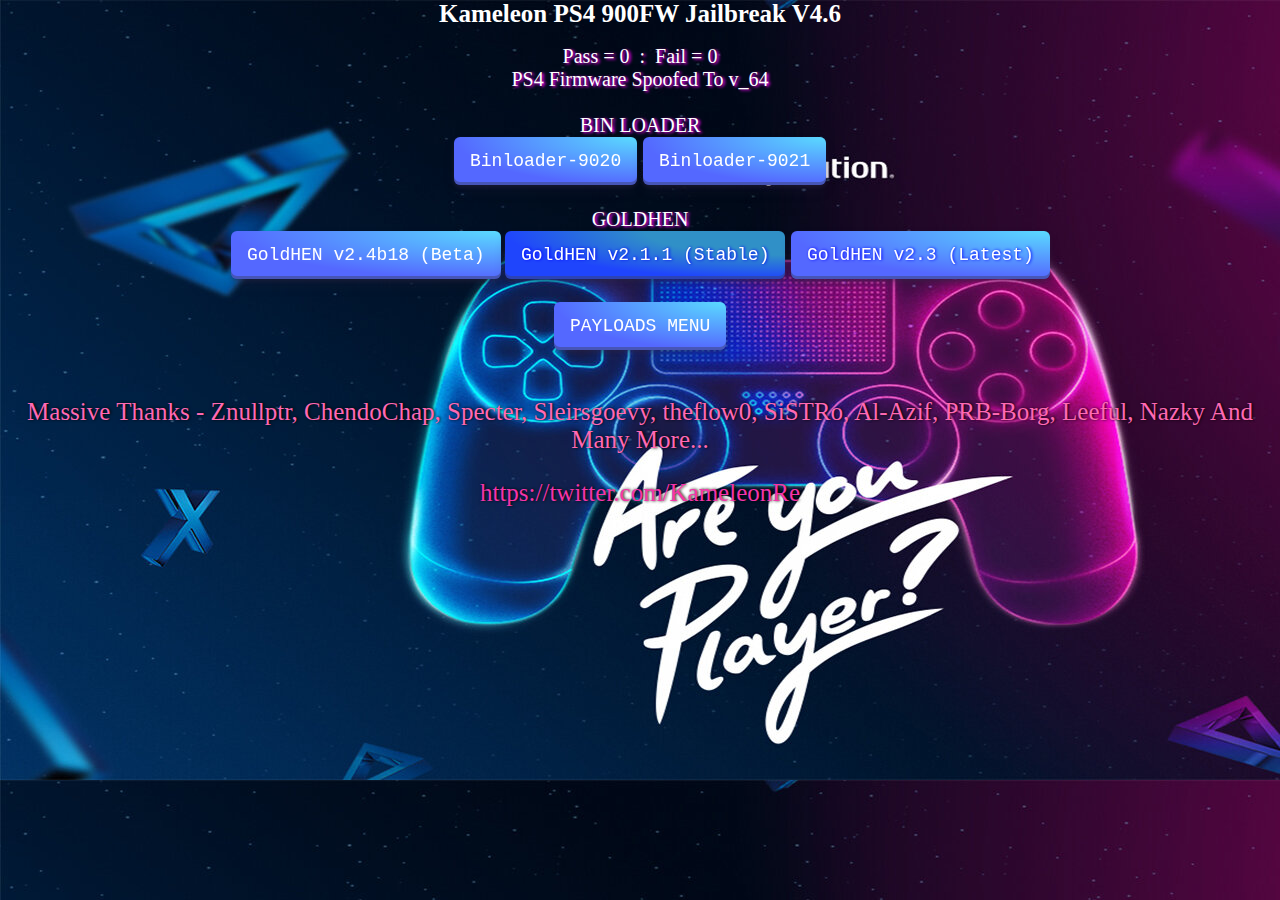
<file: index.html>
<html>
<head>
<title>Kameleon PS4 900FW Jailbreak V4.6</title>
<link rel="shortcut icon" href="favicon.ico"></link>
<link rel="stylesheet" href="btn.css">
<link rel="stylesheet" href="btn2.css">

<style>
body{background-image: url("bg.jpg");
color:white;font-size:20px;text-align:center;margin:0;overflow:hidden;}
.info{overflow: hidden;position: fixed;position: absolute;top: 45%;left: 50%;font-size: 25px;font-family: sans-serif;color: #b8b8b8;transform: translate(-50%, -50%);}
.button{background-color: white;color: black;height: 5%;width: 13,7%;cursor: pointer;font-size: medium;}
</style>

<script>
if (window.applicationCache.status=='0'){window.location.replace("cache.html");}
function awaitpl() {
  msgs.innerHTML= LoadedMSG;
 }
function pldone() {
  msgs.innerHTML= LoadedMSG;
}
function jbdone() {
  msgs.innerHTML= "PS4 9.00 Jailbreak Done!!!.";
}
function goldhendone() {
  msgs.innerHTML= "GoldHEN is already loaded!!!.";
}

//Stooged Method
var payloadData = "";

function loadPayloadData() // preload payload data
{
	if (PLfile)
	{
        
        var xhr = new XMLHttpRequest();
        xhr.open('GET', PLfile, true);
        xhr.overrideMimeType('text/plain; charset=x-user-defined');
        xhr.onload = function(e) {
        if (this.status == 200) {
            payloadData = this.response;
            setTimeout(poc, 1500);
        }
  else
        {
			alert("Failed to load " + PLfile + " - " + this.status);
      return;
        }};
        xhr.send();
        
	}
}

</script>
<script src="int64.js"></script>
<script src="rop.js"></script>
<script src="kexploit.js"></script>
<script src="webkit.js"></script>
</head>
<body>
  <h1 id=msgs style="font-size:25px;color:white">Kameleon PS4 900FW Jailbreak V4.6</h1>
    <div id=mymenu style="text-align:center">
    <div style="font-size:20px;color:white;text-shadow: 2px 1px 3px #FF00FF" text-align= center>Pass = <span id=passCounter></span>&nbsp;&nbsp;:&nbsp;&nbsp;Fail = <span id=failCounter></span></div>
    <div style="font-size:20px;color:white;text-shadow: 2px 1px 3px #FF00FF">
    PS4 Firmware <span id="PS4fw"></span></div>
    <br>
    <div style="font-size:20px;color:white;text-shadow: 2px 1px 3px #FF00FF">BIN LOADER</div>
    <button class="btnkme" onMouseOver="msgs.innerHTML='Receives .Bin payloads on port 9020 via NetCat'"; onmouseout="msgs.innerHTML='Kameleon PS4 900FW Jailbreak V4.6'" onclick="load_binloader(); return false">Binloader-9020</button>
    <button class="btnkme" onMouseOver="msgs.innerHTML='Receives .Bin payloads on port 9021 via NetCat'"; onmouseout="msgs.innerHTML='Kameleon PS4 900FW Jailbreak V4.6'" onclick="load_binloader9021(); return false">Binloader-9021</button>
    <br><br>
    <div style="font-size:20px;color:white;text-shadow: 2px 1px 3px #FF00FF">GOLDHEN</div>
    <button class="btnkme" onMouseOver="msgs.innerHTML='GoldHEN v2.4b18 (Beta) - By SiSTRo'"; onmouseout="msgs.innerHTML='Kameleon PS4 900FW Jailbreak V4.6'" onclick="load_goldhenbeta(); return false">GoldHEN v2.4b18 (Beta)</button>
    <button style="text-align:center;text-shadow: 1px 0px 3px blue" class="btnkme1" onMouseOver="msgs.innerHTML='GoldHEN v2.1.1 (Stable) - By SiSTRo'"; onmouseout="msgs.innerHTML='Kameleon PS4 900FW Jailbreak V4.6'" onclick="load_goldhen211(); return false">GoldHEN v2.1.1 (Stable)</button>
    <button style="text-align:center;text-shadow: 1px 0px 3px blue" class="btnkme" onMouseOver="msgs.innerHTML='GoldHEN v2.3 (Latest) - By SiSTRo'"; onmouseout="msgs.innerHTML='Kameleon PS4 900FW Jailbreak V4.6'" onclick="load_goldhen23(); return false">GoldHEN v2.3 (Latest)</button>
	<br><br>
    <button class="btnkme" onMouseOver="msgs.innerHTML='Go To Payloads Menu Cache'"; onmouseout="msgs.innerHTML='Kameleon PS4 900FW Jailbreak V4.6'" onclick="load_plmenu(); return false">PAYLOADS MENU</button>
    
    <br><br>
    <p style="text-align:center;font-size:25px;color:#FF69B4;text-shadow: 1px 0px 3px black">Massive Thanks - Znullptr, ChendoChap, Specter, Sleirsgoevy, theflow0, SiSTRo, Al-Azif, PRB-Borg, Leeful, Nazky And Many More...</p>
    <p style="text-align:center;font-size:25px;color:#F535AA;text-shadow: 1px 0px 3px black">https://twitter.com/KameleonRe</p>
    </div>
    <script>
    var UA = navigator.userAgent.substring(navigator.userAgent.indexOf('5.0 (') + 19, navigator.userAgent.indexOf(') Apple')).replace("layStation 4/","");
    if (UA == "9.00"){PS4fw.innerHTML="v"+UA+" Detected"};if(UA != "9.00"){PS4fw.innerHTML="Spoofed To v"+UA};
    </script>
    <script>
    if (localStorage.passcount == null || localStorage.passcount == undefined) localStorage.passcount=0;
     if (localStorage.passCounter == null || localStorage.passCounter == undefined ){
      passCounter.innerHTML=localStorage.passcount;}
    if (localStorage.failcount == null || localStorage.failcount == undefined) localStorage.failcount=0;
     if (localStorage.failCounter == null || localStorage.failCounter == undefined ){
      failCounter.innerHTML=localStorage.failcount;}
</script>
    </script>

<script>
var exec_type = "";
sessionStorage.setItem("goldhen","");

function load_mainmenu(){
msgs.innerHTML="<h1 style='font-size:25px;text-align:center;'>Going to Main Menu!!!</h1>";
var link = document.createElement('a');
document.body.appendChild(link);
link.href = '../index.html'; By SiSTRo'"; onmouseout="msgs.innerHTML='Kameleon PS4 900FW Jailbreak V4.6'" onclick="load_goldhen211(); return false">GoldHen V2.1.1</button>
    <br><br>
    <button class="btnkme" onMouseOver="msgs.innerHTML='Go To Payloads Menu Offline Cache'"; onmouseout="msgs.innerHTML='Kameleon PS4 900FW Jailbreak V4.6'" onclick="load_plmenu(); return false">Payloads Menu Offline</button>
    
    <br><br>
    <p style="text-align:center;font-size:25px;color:#FF69B4;text-shadow: 1px 0px 3px black">Massive Thanks - Znullptr, ChendoChap, Specter, Sleirsgoevy, theflow0, SiSTRo, Al-Azif, PRB-Borg, Leeful, Nazky And Many More...</p>
    <p style="text-align:center;font-size:25px;color:#F535AA;text-shadow: 1px 0px 3px black">https://twitter.com/KameleonRe</p>
    </div>
    <script>
    var UA = navigator.userAgent.substring(navigator.userAgent.indexOf('5.0 (') + 19, navigator.userAgent.indexOf(') Apple')).replace("layStation 4/","");
    if (UA == "9.00"){PS4fw.innerHTML="v"+UA+" Detected"};if(UA != "9.00"){PS4fw.innerHTML="Spoofed To v"+UA};
    </script>
    <script>
    if (localStorage.passcount == null || localStorage.passcount == undefined) localStorage.passcount=0;
     if (localStorage.passCounter == null || localStorage.passCounter == undefined ){
      passCounter.innerHTML=localStorage.passcount;}
    if (localStorage.failcount == null || localStorage.failcount == undefined) localStorage.failcount=0;
     if (localStorage.failCounter == null || localStorage.failCounter == undefined ){
      failCounter.innerHTML=localStorage.failcount;}
</script>
    </script>

<script>
var exec_type = "";
sessionStorage.setItem("goldhen","");

function load_mainmenu(){
msgs.innerHTML="<h1 style='font-size:25px;text-align:center;'>Going to Main Menu!!!</h1>";
var link = document.createElement('a');
document.body.appendChild(link);
link.click();  
}
	

function load_goldhen211(){
msgs.innerHTML="<h1 style='font-size:25px;text-align:center;'>Loading GoldHen v2.1.1 Please wait!!!</h1>";
LoadedMSG="GoldHen v2.1.1 Loaded. Please Close The Browser!!! Re-Open it if you wanna lauch any other payload";
PLfile = "pl_goldhen211.bin";
if (sessionStorage.goldhen != "loaded")
{
  loadPayloadData();
  
}else{
  goldhendone();
  return;
}
}
		

function load_plmenu(){
msgs.innerHTML="<h1 style='font-size:25px;text-align:center;'>Payload Menu (Offline)!!!</h1>";
var link = document.createElement('a');
document.body.appendChild(link);
link.href = './payloads/index.html';
link.click();  
}



function load_goldhenbeta(){
msgs.innerHTML="<h1 style='font-size:25px;text-align:center;'>Loading GoldHEN v2.4b18 Please wait!!!</h1>";
LoadedMSG="GoldHEN v2.4b18 Loaded. Please Close The Browser!!! Re-Open it if you wanna lauch any other payload";
PLfile = "pl_goldhen24b18.bin";
if (sessionStorage.goldhen != "loaded")
{
  loadPayloadData();

}else{
  goldhendone();
  return;
}
}


function load_goldhen23(){
msgs.innerHTML="<h1 style='font-size:25px;text-align:center;'>Loading GoldHen v2.3 Please wait!!!</h1>";
LoadedMSG="GoldHen v2.3 Loaded. Please Close The Browser!!! Re-Open it if you wanna lauch any other payload";
PLfile = "pl_goldhen23.bin";
if (sessionStorage.goldhen != "loaded")
{
  loadPayloadData();

}else{
  goldhendone();
  return;
}
}	

function load_binloader(){
msgs.innerHTML="<h1 style='font-size:25px;text-align:center;'>Loading Bin Loader on Port 9020. Please wait!!!";
LoadedMSG="Awaiting For Payload on Port 9020...";
exec_type = "binloader";
setTimeout(poc, 1500);
}

function load_binloader9021(){
msgs.innerHTML="<h1 style='font-size:25px;text-align:center;'>Loading Bin Loader on Port 9021. Please wait!!!</h1>";
LoadedMSG="Awaiting For Payload on Port 9021...";
PLfile = "pl_miraldr.bin";
exec_type = "binloader9021";
loadPayloadData();
}

</script>
    
</body>
</html>
</file>
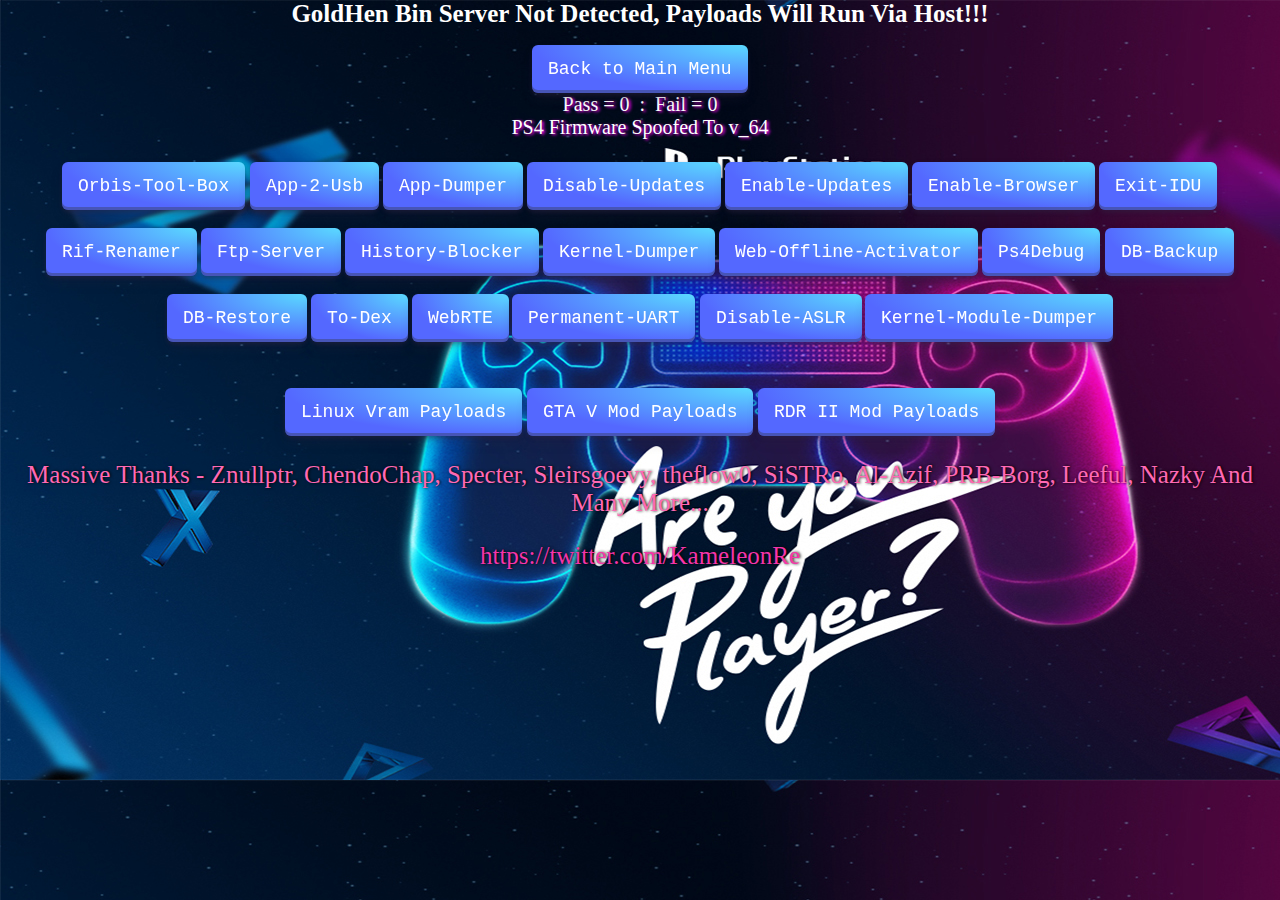
<file: payloads/index.html>
<html>
<head>
<title>PS4 900FW Payloads (Manual Method) Offline</title>
<link rel="shortcut icon" href="favicon.ico"></link>
<link rel="stylesheet" href="btn.css">
<script type="text/javascript" src="index.js"></script>
<style>
body{background-image: url("bg.jpg");
color:white;font-size:20px;text-align:center;margin:0;overflow:hidden;}
.info{overflow: hidden;position: fixed;position: absolute;top: 45%;left: 50%;font-size: 25px;font-family: sans-serif;color: #b8b8b8;transform: translate(-50%, -50%);}
.button{background-color: white;color: black;height: 5%;width: 13,7%;cursor: pointer;font-size: medium;}
</style>

<script>
if (window.applicationCache.status=='0'){window.location.replace("cache.html");}

function pldone() {
  msgs.innerHTML= LoadedMSG;
}

</script>

<script src="int64.js"></script>
<script src="rop.js"></script>
<script src="kexploit.js"></script>
<script src="webkit.js"></script>

</head>

<body onload="checkserverstatus();">
  <h1 id=msgs style='font-size:25px;text-align:center;color:white'>PS4 900FW Payloads (Manual Method) Offline</h1>
  <button class="btnkme" onMouseOver="msgs.innerHTML='Back to Main Menu'"; onmouseout="msgs.innerHTML='PS4 900FW Payloads (Manual Method) Offline'" onclick="load_mainmenu(); return false">Back to Main Menu</button>
  <div id=mymenu style="text-align:center">
    <div style="font-size:20px;color:white;text-shadow: 2px 1px 3px #FF00FF" text-align= center>Pass = <span id=passCounter></span>&nbsp;&nbsp;:&nbsp;&nbsp;Fail = <span id=failCounter></span></div>
    <div style="font-size:20px;color:white;text-shadow: 2px 1px 3px #FF00FF">
    PS4 Firmware <span id="PS4fw"></span></div>
    <br>
    <div id="pldmenu" style=font-size:16px>
    <button class="btnkme" onMouseOver="msgs.innerHTML='Orbis Tool Box v1190 - By OSM'"; onmouseout="msgs.innerHTML='PS4 900FW Payloads (Manual Method) Offline'" onclick="load_orbistoolbox(); return false">Orbis-Tool-Box</button>
    <button class="btnkme" onMouseOver="msgs.innerHTML='App-2-Usb - Original Version By Stooged / 9.00 Port By Al Azif'"; onmouseout="msgs.innerHTML='PS4 900FW Payloads (Manual Method) Offline'" onclick="load_app2usb(); return false">App-2-Usb</button>
    <button class="btnkme" onMouseOver="msgs.innerHTML='App Dumper Only v1.8 - Original Version By xVortex / 9.00 Port Al Azif'"; onmouseout="msgs.innerHTML='PS4 900FW Payloads (Manual Method) Offline'" onclick="load_dumper(); return false">App-Dumper</button>
    <button class="btnkme" onMouseOver="msgs.innerHTML='Disable-Updates v1.0 - By Al Azif'"; onmouseout="msgs.innerHTML='PS4 900FW Payloads (Manual Method) Offline'" onclick="load_disableupdates(); return false">Disable-Updates</button>
    <button class="btnkme" onMouseOver="msgs.innerHTML='Enable-Updates v1.0 - By Al Azif'"; onmouseout="msgs.innerHTML='PS4 900FW Payloads (Manual Method) Offline'" onclick="load_enableupdates(); return false">Enable-Updates</button>
    <button class="btnkme" onMouseOver="msgs.innerHTML='Enable Browser / 9.00 Port Al Azif'"; onmouseout="msgs.innerHTML='PS4 900FW Payloads (Manual Method) Offline'" onclick="load_enablebrowser(); return false">Enable-Browser</button>
    <button class="btnkme" onMouseOver="msgs.innerHTML='Exit IDU / 9.00 Port Al Azif'"; onmouseout="msgs.innerHTML='PS4 900FW Payloads (Manual Method) Offline'" onclick="load_exitidu(); return false">Exit-IDU</button>
    <br><br>
    <button class="btnkme" onMouseOver="msgs.innerHTML='Rifrenamer / 9.00 Port Al Azif'"; onmouseout="msgs.innerHTML='PS4 900FW Payloads (Manual Method) Offline'" onclick="load_rifrenamer(); return false">Rif-Renamer</button>
    <button class="btnkme" onMouseOver="msgs.innerHTML='Ftp v1.3 - Original Version By xVortex / 9.00 Port By Al Azif'"; onmouseout="msgs.innerHTML='PS4 900FW Payloads (Manual Method) Offline'" onclick="load_ftp(); return false">Ftp-Server</button>
    <button class="btnkme" onMouseOver="msgs.innerHTML='History-Blocker - v2.0 Original Version By Stooged / 9.00 Port By Al Azif'"; onmouseout="msgs.innerHTML='PS4 900FW Payloads (Manual Method) Offline'" onclick="load_historyblocker(); return false">History-Blocker</button>
    <button class="btnkme" onMouseOver="msgs.innerHTML='Kernel-Dumper - v1.0 Original Version By Eversion / 9.00 Port By Al Azif'"; onmouseout="msgs.innerHTML='PS4 900FW Payloads (Manual Method) Offline'" onclick="load_kerneldumper(); return false">Kernel-Dumper</button>
    <button class="btnkme" onMouseOver="msgs.innerHTML='PSN Account Offline Web Activator - By Sleirsgoevy'"; onmouseout="msgs.innerHTML='PS4 900FW Payloads (Manual Method) Offline'" onclick="load_webactivator(); return false">Web-Offline-Activator</button>
    <button class="btnkme" onMouseOver="msgs.innerHTML='Ps4Debug v1.1.15 - By CTN123'"; onmouseout="msgs.innerHTML='PS4 900FW Payloads (Manual Method) Offline'" onclick="load_ps4debug(); return false">Ps4Debug</button>
    <button class="btnkme" onMouseOver="msgs.innerHTML='DB-Backup v1.0 - By Leeful / 9.00 Port By Al Azif'"; onmouseout="msgs.innerHTML='PS4 900FW Payloads (Manual Method) Offline'" onclick="load_backup(); return false">DB-Backup</button>
    <br><br>
    <button class="btnkme" onMouseOver="msgs.innerHTML='DB-Restore v1.0 - By Leeful / 9.00 Port Al Azif'"; onmouseout="msgs.innerHTML='PS4 900FW Payloads (Manual Method) Offline'" onclick="load_restore(); return false">DB-Restore</button>
    <button class="btnkme" onMouseOver="msgs.innerHTML='To-Dex v1.0 - By notzecoxao'"; onmouseout="msgs.innerHTML='PS4 900FW Payloads (Manual Method) Offline'" onclick="load_todex(); return false">To-Dex</button>
    <button class="btnkme" onMouseOver="msgs.innerHTML='WebRTE v1.0 - By PS4 Trainer'"; onmouseout="msgs.innerHTML='PS4 900FW Payloads (Manual Method) Offline'" onclick="load_webrte(); return false">WebRTE</button>
    <button class="btnkme" onMouseOver="msgs.innerHTML='Permanent UART - 9.00 Port By Al Azif'"; onmouseout="msgs.innerHTML='PS4 900FW Payloads (Manual Method) Offline'" onclick="load_uart(); return false">Permanent-UART</button>
    <button class="btnkme" onMouseOver="msgs.innerHTML='Disable ASLR - 9.00 Port By Al Azif'"; onmouseout="msgs.innerHTML='PS4 900FW Payloads (Manual Method) Offline'" onclick="load_disableaslr(); return false">Disable-ASLR</button>
    <button class="btnkme" onMouseOver="msgs.innerHTML='Kernel-Module Dumper -  9.00 Port By Al Azif'"; onmouseout="msgs.innerHTML='PS4 900FW Payloads (Manual Method) Offline'" onclick="load_moduledumper(); return false">Kernel-Module-Dumper</button>
    </div>
    <br><br>
    <a id="linuxl" ><button class="btnkme" onMouseOver="msgs.innerHTML='Linux Vram Loaders Payloads'" ; onmouseout="msgs.innerHTML='PS4 900FW Payloads (Manual Method) Offline'" type="button">Linux Vram Payloads</button></a>
    <div id="linuxlJ" style="display: none;">
      <button class="btnkme" onMouseOver="msgs.innerHTML='Linux Vram Loader 1GB - 9.00 Port By NazkyYT'"; onmouseout="msgs.innerHTML='PS4 900FW Payloads (Manual Method) Offline'" onclick="load_Linux1gb(); return false">Linux 1GB Vram</button>
      <button class="btnkme" onMouseOver="msgs.innerHTML='Linux Vram Loader 2GB - 9.00 Port By NazkyYT'"; onmouseout="msgs.innerHTML='PS4 900FW Payloads (Manual Method) Offline'" onclick="load_Linux2gb(); return false">Linux 2GB Vram</button>
      <button class="btnkme" onMouseOver="msgs.innerHTML='Linux Vram Loader 3GB - 9.00 Port By NazkyYT'"; onmouseout="msgs.innerHTML='PS4 900FW Payloads (Manual Method) Offline'" onclick="load_Linux3gb(); return false">Linux 3GB Vram</button>
      <button class="btnkme" onMouseOver="msgs.innerHTML='Linux Vram Loader 4GB - 9.00 Port By NazkyYT'"; onmouseout="msgs.innerHTML='PS4 900FW Payloads (Manual Method) Offline'" onclick="load_Linux4gb(); return false">Linux 4GB Vram</button>
      <button class="btnkme" onMouseOver="msgs.innerHTML='Linux Vram Loader 5GB - 9.00 Port By NazkyYT'"; onmouseout="msgs.innerHTML='PS4 900FW Payloads (Manual Method) Offline'" onclick="load_Linux5gb(); return false">Linux 5GB Vram</button>
    </div>
    <a id="gtavl" ><button class="btnkme" onMouseOver="msgs.innerHTML='Grand Theft Auto V Mod Menu Payloads'" ; onmouseout="msgs.innerHTML='PS4 900FW Payloads (Manual Method) Offline'" type="button">GTA V Mod Payloads</button></a>
    <div id="gtavlJ" style="display: none;">
      <button class="btnkme" onMouseOver="msgs.innerHTML='ArabicGuy For GTA V Update v1.00 - By RF0oDxM0Dz'"; onmouseout="msgs.innerHTML='PS4 900FW Payloads (Manual Method) Offline'" onclick="load_gtavarabicguy100(); return false">ArabicGuy GTAV v1.00</button>
      <button class="btnkme" onMouseOver="msgs.innerHTML='ArabicGuy For GTA V Update v1.27 - By RF0oDxM0Dz'"; onmouseout="msgs.innerHTML='PS4 900FW Payloads (Manual Method) Offline'" onclick="load_gtavarabicguy127(); return false">ArabicGuy GTAV v1.27</button>
      <button class="btnkme" onMouseOver="msgs.innerHTML='ArabicGuy For GTA V Update v1.32 - By RF0oDxM0Dz'"; onmouseout="msgs.innerHTML='PS4 900FW Payloads (Manual Method) Offline'" onclick="load_gtavarabicguy132(); return false">ArabicGuy GTAV v1.32</button>
      <button class="btnkme" onMouseOver="msgs.innerHTML='ArabicGuy For GTA V Update v1.33 - By RF0oDxM0Dz'"; onmouseout="msgs.innerHTML='PS4 900FW Payloads (Manual Method) Offline'" onclick="load_gtavarabicguy133(); return false">ArabicGuy GTAV v1.33</button>
      <br><br>
      <button class="btnkme" onMouseOver="msgs.innerHTML='BeefQueefMod For GTA V Update v1.33 - By GraFfiX'"; onmouseout="msgs.innerHTML='PS4 900FW Payloads (Manual Method) Offline'" onclick="load_gtavbeefqueef133(); return false">BeefQueefMod GTAV v1.33</button>
      <button class="btnkme" onMouseOver="msgs.innerHTML='BeefQueefMod For GTA V Update v1.34 - By GraFfiX'"; onmouseout="msgs.innerHTML='PS4 900FW Payloads (Manual Method) Offline'" onclick="load_gtavbeefqueef134(); return false">BeefQueefMod GTAV v1.34</button>
      <button class="btnkme" onMouseOver="msgs.innerHTML='BeefQueefMod For GTA V Update v1.38 - By GraFfiX'"; onmouseout="msgs.innerHTML='PS4 900FW Payloads (Manual Method) Offline'" onclick="load_gtavbeefqueef138(); return false">BeefQueefMod GTAV v1.38</button>
      <br><br>
      <button class="btnkme" onMouseOver="msgs.innerHTML='WildeModz v1.2 For GTA V Update v1.32 - By Wilde Modz'"; onmouseout="msgs.innerHTML='PS4 900FW Payloads (Manual Method) Offline'" onclick="load_gtavwildemodz132(); return false">WildeModz GTAV v1.32</button>
      <button class="btnkme" onMouseOver="msgs.innerHTML='WildeModz v1.2 For GTA V Update v1.33 - By Wilde Modz'"; onmouseout="msgs.innerHTML='PS4 900FW Payloads (Manual Method) Offline'" onclick="load_gtavwildemodz133(); return false">WildeModz GTAV v1.33</button>
      <button class="btnkme" onMouseOver="msgs.innerHTML='WildeModz v1.4 For GTA V Update v1.38 - By Wilde Modz'"; onmouseout="msgs.innerHTML='PS4 900FW Payloads (Manual Method) Offline'" onclick="load_gtavwildemodz138(); return false">WildeModz GTAV v1.38</button>
      <br><br>
   	  <button class="btnkme" onMouseOver="msgs.innerHTML='Expulsion Mod Menu v4.0 For GTA V Update v1.38 - By LushModz'"; onmouseout="msgs.innerHTML='PS4 900FW Payloads (Manual Method) Offline'" onclick="load_gtavexpulsion138(); return false">Expulsion Mod v4.0 GTAV v1.38</button>
      <button class="btnkme" onMouseOver="msgs.innerHTML='Lamance v1.0 For GTA V Update v1.38 - By David133Hax'"; onmouseout="msgs.innerHTML='PS4 900FW Payloads (Manual Method) Offline'" onclick="load_gtavlamance138(); return false">Lamance v1.0 - GTAV v1.38</button>
    </div>
    <a id="rdr2l" ><button class="btnkme" onMouseOver="msgs.innerHTML='Red Dead Redemption II Mod Menu Payloads'" ; onmouseout="msgs.innerHTML='PS4 900FW Payloads (Manual Method) Offline'" type="button">RDR II Mod Payloads</button></a>
    <div id="rdr2lJ" style="display: none;">
      <button class="btnkme" onMouseOver="msgs.innerHTML='Red Dead Redemption II Mod v1.00 - Original Version By RF0oDxM0Dz'"; onmouseout="msgs.innerHTML='PS4 900FW Payloads (Manual Method) Offline'" onclick="load_rdr2_100(); return false">RDR II Mod v1.00</button>
      <button class="btnkme" onMouseOver="msgs.innerHTML='Red Dead Redemption II Mod v1.13  - Original Version By RF0oDxM0Dz'"; onmouseout="msgs.innerHTML='PS4 900FW Payloads (Manual Method) Offline'" onclick="load_rdr2_113(); return false">RDR II Mod v1.13</button>
      <button class="btnkme" onMouseOver="msgs.innerHTML='Red Dead Redemption II Mod v1.19  - Original Version By RF0oDxM0Dz'"; onmouseout="msgs.innerHTML='PS4 900FW Payloads (Manual Method) Offline'" onclick="load_rdr2_119(); return false">RDR II Mod v1.19</button>
      <button class="btnkme" onMouseOver="msgs.innerHTML='Red Dead Redemption II Mod v1.24  - Original Version By RF0oDxM0Dz'"; onmouseout="msgs.innerHTML='PS4 900FW Payloads (Manual Method) Offline'" onclick="load_rdr2_124(); return false">RDR II Mod v1.24</button>
      <button class="btnkme" onMouseOver="msgs.innerHTML='Red Dead Redemption II Mod v1.29  - Original Version By RF0oDxM0Dz'"; onmouseout="msgs.innerHTML='PS4 900FW Payloads (Manual Method) Offline'" onclick="load_rdr2_129(); return false">RDR II Mod v1.29</button>
    </div>
    <div id="Backl" style="display: none;">
      <br>
      <br>
      <a ><button class="btnkme" onMouseOver="msgs.innerHTML='Go Back'" ; onmouseout="msgs.innerHTML='PS4 900FW Payloads (Manual Method) Offline'" type="button">Back</button></a>
    </div>
    <br>
    <p style="text-align:center;font-size:25px;color:#FF69B4;text-shadow: 1px 0px 3px black">Massive Thanks - Znullptr, ChendoChap, Specter, Sleirsgoevy, theflow0, SiSTRo, Al-Azif, PRB-Borg, Leeful, Nazky And Many More...</p>
    <p style="text-align:center;font-size:25px;color:#F535AA;text-shadow: 1px 0px 3px black">https://twitter.com/KameleonRe</p>
    </div>
    <script>
    var UA = navigator.userAgent.substring(navigator.userAgent.indexOf('5.0 (') + 19, navigator.userAgent.indexOf(') Apple')).replace("layStation 4/","");
    if (UA == "9.00"){PS4fw.innerHTML="v"+UA+" Detected"};if(UA != "9.00"){PS4fw.innerHTML="Spoofed To v"+UA};
    </script>
    <script>
    if (localStorage.passcount == null || localStorage.passcount == undefined) localStorage.passcount=0;
     if (localStorage.passCounter == null || localStorage.passCounter == undefined ){
      passCounter.innerHTML=localStorage.passcount;}
    if (localStorage.failcount == null || localStorage.failcount == undefined) localStorage.failcount=0;
     if (localStorage.failCounter == null || localStorage.failCounter == undefined ){
      failCounter.innerHTML=localStorage.failcount;}
</script>
    </script>

    <script> //Organize more the payloads menu Method By NazkyYT Modded By KameleonReloaded
      var GBl = document.getElementById("Backl");
      var plmenu = document.getElementById("pldmenu");
      var linuxl = document.getElementById("linuxl");
      var linuxlJ = document.getElementById("linuxlJ");
      var gtavl = document.getElementById("gtavl");
      var gtavlJ = document.getElementById("gtavlJ");
      var rdr2l = document.getElementById("rdr2l");
      var rdr2lJ = document.getElementById("rdr2lJ");
    
      linuxl.onclick = function() {
        plmenu.style.display = "none";
        linuxl.style.display = "none";
        gtavl.style.display = "none";
        rdr2l.style.display = "none";
        linuxlJ.style.display = "unset";
        GBl.style.display = "unset";
        
      }
      gtavl.onclick = function() {
        plmenu.style.display = "none";
        linuxl.style.display = "none";
        gtavl.style.display = "none";
        rdr2l.style.display = "none";
        gtavlJ.style.display = "unset";
        GBl.style.display = "unset";
        
      }
      rdr2l.onclick = function() {
        plmenu.style.display = "none";
        linuxl.style.display = "none";
        gtavl.style.display = "none";
        rdr2l.style.display = "none";
        rdr2lJ.style.display = "unset";
        GBl.style.display = "unset";
        
      }
      GBl.onclick = function() {
        plmenu.style.display = "unset";
        linuxl.style.display = "unset"
        gtavl.style.display = "unset"
        rdr2l.style.display = "unset"
        linuxlJ.style.display = "none";
        gtavlJ.style.display = "none";
        rdr2lJ.style.display = "none";
        GBl.style.display = "none";
      }
      
      
      </script>

<script>
var exec_type = "";

function load_mainmenu(){
msgs.innerHTML="<h1 style='font-size:25px;text-align:center;'>Going to Main Menu!!!</h1>";
var link = document.createElement('a');
document.body.appendChild(link);
link.href = '../index.html';
link.click();  
}

function load_webactivator(){
msgs.innerHTML="<h1 style='font-size:25px;text-align:center;'>Loading PSN Account Offline Web Activator. Please wait 20-30 seconds!!!</h1>";
var link = document.createElement('a');
document.body.appendChild(link);
link.href = '900.html';
link.click();
}

function load_orbistoolbox(){
msgs.innerHTML="<h1 style='font-size:25px;text-align:center;'>Loading Orbis Tool Box v1190. Please wait 20-30 seconds!!!</h1>";
LoadedMSG="Orbis Tool Box v1190 Loaded";
PLfile = "pl_OrbisToolbox.bin";

if (sessionStorage.plrunmethod == "sandboxesc")
{
loadPayloadData();
}
else if (sessionStorage.plrunmethod == "ghen20binserver")
{
LoadpaylodsGhen20(PLfile);
}
}

function load_disableupdates(){
msgs.innerHTML="<h1 style='font-size:25px;text-align:center;'>Loading Disable-Updates. Please wait 20-30 seconds!!!</h1>";
LoadedMSG="Disable-Updates Loaded";
PLfile = "pl_disableupdates.bin";

if (sessionStorage.plrunmethod == "sandboxesc")
{
loadPayloadData();
}
else if (sessionStorage.plrunmethod == "ghen20binserver")
{
LoadpaylodsGhen20(PLfile);
}
}

function load_enableupdates(){
msgs.innerHTML="<h1 style='font-size:25px;text-align:center;'>Loading Enable-Updates. Please wait 20-30 seconds!!!</h1>";
LoadedMSG="Enable-Updates Loaded";
PLfile = "pl_enableupdates.bin";
if (sessionStorage.plrunmethod == "sandboxesc")
{
loadPayloadData();
}
else if (sessionStorage.plrunmethod == "ghen20binserver")
{
LoadpaylodsGhen20(PLfile);
}
}

function load_backup(){
msgs.innerHTML="<h1 style='font-size:25px;text-align:center;'>Loading DB-Backup. Please wait 20-30 seconds!!!</h1>";
LoadedMSG="DB-Backup Loaded";
PLfile = "pl_backup.bin";
if (sessionStorage.plrunmethod == "sandboxesc")
{
loadPayloadData();
}
else if (sessionStorage.plrunmethod == "ghen20binserver")
{
LoadpaylodsGhen20(PLfile);
}
}

function load_app2usb(){
msgs.innerHTML="<h1 style='font-size:25px;text-align:center;'>Loading App-To-Usb. Please wait 20-30 seconds!!!</h1>";
LoadedMSG="App-To-Usb Loaded";
PLfile = "pl_app2usb.bin";
if (sessionStorage.plrunmethod == "sandboxesc")
{
loadPayloadData();
}
else if (sessionStorage.plrunmethod == "ghen20binserver")
{
LoadpaylodsGhen20(PLfile);
}
}

function load_dumper(){
msgs.innerHTML="<h1 style='font-size:25px;text-align:center;'>Loading App Dumper. Please wait 20-30 seconds!!!</h1>";
LoadedMSG="App Dumper Loaded";
PLfile = "pl_appdumper.bin";
if (sessionStorage.plrunmethod == "sandboxesc")
{
loadPayloadData();
}
else if (sessionStorage.plrunmethod == "ghen20binserver")
{
LoadpaylodsGhen20(PLfile);
}
}

function load_exitidu(){
msgs.innerHTML="<h1 style='font-size:25px;text-align:center;'>Loading Exitidu. Please wait 20-30 seconds!!!</h1>";
LoadedMSG="Exitidu Loaded";
PLfile = "pl_exitidu.bin";
if (sessionStorage.plrunmethod == "sandboxesc")
{
loadPayloadData();
}
else if (sessionStorage.plrunmethod == "ghen20binserver")
{
LoadpaylodsGhen20(PLfile);
}
}

function load_rifrenamer(){
msgs.innerHTML="<h1 style='font-size:25px;text-align:center;'>Loading Rifrenamer. Please wait 20-30 seconds!!!</h1>";
LoadedMSG="Rifrenamer Loaded";
PLfile = "pl_rifrenamer.bin";
if (sessionStorage.plrunmethod == "sandboxesc")
{
loadPayloadData();
}
else if (sessionStorage.plrunmethod == "ghen20binserver")
{
LoadpaylodsGhen20(PLfile);
}
}

function load_enablebrowser(){
msgs.innerHTML="<h1 style='font-size:25px;text-align:center;'>Loading Enable-Browser. Please wait 20-30 seconds!!!</h1>";
LoadedMSG="Enable-Browser Loaded";
PLfile = "pl_enablebrowser.bin";
if (sessionStorage.plrunmethod == "sandboxesc")
{
loadPayloadData();
}
else if (sessionStorage.plrunmethod == "ghen20binserver")
{
LoadpaylodsGhen20(PLfile);
}
}

function load_ftp(){
msgs.innerHTML="<h1 style='font-size:25px;text-align:center;'>Loading Ftp. Please wait 20-30 seconds!!!</h1>";
LoadedMSG="Ftp Loaded";
PLfile = "pl_ftp.bin";
if (sessionStorage.plrunmethod == "sandboxesc")
{
loadPayloadData();
}
else if (sessionStorage.plrunmethod == "ghen20binserver")
{
LoadpaylodsGhen20(PLfile);
}
}

function load_gtavarabicguy100(){
msgs.innerHTML="<h1 style='font-size:25px;text-align:center;'>Loading ArabicGuy 1.00. Please wait 20-30 seconds!!!</h1>";
LoadedMSG="ArabicGuy 1.00 Loaded";
PLfile = "pl_ArabicGuy100.bin";
if (sessionStorage.plrunmethod == "sandboxesc")
{
loadPayloadData();
}
else if (sessionStorage.plrunmethod == "ghen20binserver")
{
LoadpaylodsGhen20(PLfile);
}
}

function load_gtavarabicguy127(){
msgs.innerHTML="<h1 style='font-size:25px;text-align:center;'>Loading ArabicGuy 1.27. Please wait 20-30 seconds!!!</h1>";
LoadedMSG="ArabicGuy 1.27 Loaded";
PLfile = "pl_ArabicGuy127.bin";
if (sessionStorage.plrunmethod == "sandboxesc")
{
loadPayloadData();
}
else if (sessionStorage.plrunmethod == "ghen20binserver")
{
LoadpaylodsGhen20(PLfile);
}
}

function load_gtavarabicguy132(){
msgs.innerHTML="<h1 style='font-size:25px;text-align:center;'>Loading ArabicGuy 1.32. Please wait 20-30 seconds!!!</h1>";
LoadedMSG="ArabicGuy 1.32 Loaded";
PLfile = "pl_ArabicGuy132.bin";
if (sessionStorage.plrunmethod == "sandboxesc")
{
loadPayloadData();
}
else if (sessionStorage.plrunmethod == "ghen20binserver")
{
LoadpaylodsGhen20(PLfile);
}
}

function load_gtavarabicguy133(){
msgs.innerHTML="<h1 style='font-size:25px;text-align:center;'>Loading ArabicGuy 1.33. Please wait 20-30 seconds!!!</h1>";
LoadedMSG="ArabicGuy 1.33 Loaded";
PLfile = "pl_ArabicGuy133.bin";
if (sessionStorage.plrunmethod == "sandboxesc")
{
loadPayloadData();
}
else if (sessionStorage.plrunmethod == "ghen20binserver")
{
LoadpaylodsGhen20(PLfile);
}
}

function load_gtavbeefqueef133(){
msgs.innerHTML="<h1 style='font-size:25px;text-align:center;'>Loading BeefQueefMod 1.33. Please wait 20-30 seconds!!!</h1>";
LoadedMSG="BeefQueefMod 1.33 Loaded";
PLfile = "pl_BeefQueefMod133.bin";
if (sessionStorage.plrunmethod == "sandboxesc")
{
loadPayloadData();
}
else if (sessionStorage.plrunmethod == "ghen20binserver")
{
LoadpaylodsGhen20(PLfile);
}
}

function load_gtavbeefqueef134(){
msgs.innerHTML="<h1 style='font-size:25px;text-align:center;'>Loading BeefQueefMod 1.34. Please wait 20-30 seconds!!!</h1>";
LoadedMSG="BeefQueefMod 1.34 Loaded";
PLfile = "pl_BeefQueefMod134.bin";
if (sessionStorage.plrunmethod == "sandboxesc")
{
loadPayloadData();
}
else if (sessionStorage.plrunmethod == "ghen20binserver")
{
LoadpaylodsGhen20(PLfile);
}
}

function load_gtavbeefqueef138(){
msgs.innerHTML="<h1 style='font-size:25px;text-align:center;'>Loading BeefQueefMod 1.38 Thief-Edition. Please wait 20-30 seconds!!!</h1>";
LoadedMSG="BeefQueefMod 1.38 Thief-Edition Loaded";
PLfile = "pl_BeefQueefMod138.bin";
if (sessionStorage.plrunmethod == "sandboxesc")
{
loadPayloadData();
}
else if (sessionStorage.plrunmethod == "ghen20binserver")
{
LoadpaylodsGhen20(PLfile);
}
}

function load_gtavexpulsion138(){
msgs.innerHTML="<h1 style='font-size:25px;text-align:center;'>Loading Expulsion V4.0 Mod Menu For GTAV v1.38. Please wait 20-30 seconds!!!</h1>";
LoadedMSG="Expulsion V4.0 Mod Menu For GTAV v1.38 Loaded";
PLfile = "pl_LushModz40_138.bin";
if (sessionStorage.plrunmethod == "sandboxesc")
{
loadPayloadData();
}
else if (sessionStorage.plrunmethod == "ghen20binserver")
{
LoadpaylodsGhen20(PLfile);
}
}

function load_gtavlamance138(){
msgs.innerHTML="<h1 style='font-size:25px;text-align:center;'>Loading Lamance v1.0 Mod Menu For GTAV v1.38. Please wait 20-30 seconds!!!</h1>";
LoadedMSG="Lamance v1.0 Mod Menu For GTAV v1.38 Loaded";
PLfile = "pl_lamance.bin";
if (sessionStorage.plrunmethod == "sandboxesc")
{
loadPayloadData();
}
else if (sessionStorage.plrunmethod == "ghen20binserver")
{
LoadpaylodsGhen20(PLfile);
}
}

function load_gtavwildemodz132(){
msgs.innerHTML="<h1 style='font-size:25px;text-align:center;'>Loading Wilde Modz 1.3 Menu For GTAV Update v1.32. Please wait 20-30 seconds!!!</h1>";
LoadedMSG="Wilde Modz 1.3 Menu For GTAV Update v1.32 Loaded";
PLfile = "pl_WildeModz_132.bin";
if (sessionStorage.plrunmethod == "sandboxesc")
{
loadPayloadData();
}
else if (sessionStorage.plrunmethod == "ghen20binserver")
{
LoadpaylodsGhen20(PLfile);
}
}

function load_gtavwildemodz133(){
msgs.innerHTML="<h1 style='font-size:25px;text-align:center;'>Loading Wilde Modz 1.3 Menu For GTAV Update v1.33. Please wait 20-30 seconds!!!</h1>";
LoadedMSG="Wilde Modz 1.3 Menu For GTAV Update v1.33 Loaded";
PLfile = "pl_WildeModz_133.bin";
if (sessionStorage.plrunmethod == "sandboxesc")
{
loadPayloadData();
}
else if (sessionStorage.plrunmethod == "ghen20binserver")
{
LoadpaylodsGhen20(PLfile);
}
}

function load_gtavwildemodz138(){
msgs.innerHTML="<h1 style='font-size:25px;text-align:center;'>Loading Wilde Modz 1.5 Menu For GTAV Update v1.38. Please wait 20-30 seconds!!!</h1>";
LoadedMSG="Wilde Modz 1.5 Menu For GTAV Update v1.38 Loaded";
PLfile = "pl_WildeModz_138.bin";
if (sessionStorage.plrunmethod == "sandboxesc")
{
loadPayloadData();
}
else if (sessionStorage.plrunmethod == "ghen20binserver")
{
LoadpaylodsGhen20(PLfile);
}
}

function load_rdr2_100(){
msgs.innerHTML="<h1 style='font-size:25px;text-align:center;'>Loading Read Dead Redemption II Mod v1.00. Please wait 20-30 seconds!!!</h1>";
LoadedMSG="Read Dead Redemption II Mod v1.00 Loaded";
PLfile = "pl_rdr2100.bin";
if (sessionStorage.plrunmethod == "sandboxesc")
{
loadPayloadData();
}
else if (sessionStorage.plrunmethod == "ghen20binserver")
{
LoadpaylodsGhen20(PLfile);
}
}

function load_rdr2_113(){
msgs.innerHTML="<h1 style='font-size:25px;text-align:center;'>Loading Read Dead Redemption II Mod v1.13. Please wait 20-30 seconds!!!</h1>";
LoadedMSG="Read Dead Redemption II Mod v1.13 Loaded";
PLfile = "pl_rdr2113.bin";
if (sessionStorage.plrunmethod == "sandboxesc")
{
loadPayloadData();
}
else if (sessionStorage.plrunmethod == "ghen20binserver")
{
LoadpaylodsGhen20(PLfile);
}
}

function load_rdr2_119(){
msgs.innerHTML="<h1 style='font-size:25px;text-align:center;'>Loading Read Dead Redemption II Mod v1.19. Please wait 20-30 seconds!!!</h1>";
LoadedMSG="Read Dead Redemption II Mod v1.19 Loaded";
PLfile = "pl_rdr2119.bin";
if (sessionStorage.plrunmethod == "sandboxesc")
{
loadPayloadData();
}
else if (sessionStorage.plrunmethod == "ghen20binserver")
{
LoadpaylodsGhen20(PLfile);
}
}

function load_rdr2_124(){
msgs.innerHTML="<h1 style='font-size:25px;text-align:center;'>Loading Read Dead Redemption II Mod v1.24. Please wait 20-30 seconds!!!</h1>";
LoadedMSG="Read Dead Redemption II Mod v1.24 Loaded";
PLfile = "pl_rdr2124.bin";
if (sessionStorage.plrunmethod == "sandboxesc")
{
loadPayloadData();
}
else if (sessionStorage.plrunmethod == "ghen20binserver")
{
LoadpaylodsGhen20(PLfile);
}
}

function load_rdr2_129(){
msgs.innerHTML="<h1 style='font-size:25px;text-align:center;'>Loading Read Dead Redemption II Mod v1.29. Please wait 20-30 seconds!!!</h1>";
LoadedMSG="Read Dead Redemption II Mod v1.29 Loaded";
PLfile = "pl_rdr2129.bin";
if (sessionStorage.plrunmethod == "sandboxesc")
{
loadPayloadData();
}
else if (sessionStorage.plrunmethod == "ghen20binserver")
{
LoadpaylodsGhen20(PLfile);
}
}

function load_historyblocker(){
msgs.innerHTML="<h1 style='font-size:25px;text-align:center;'>Loading History-Blocker. Please wait 20-30 seconds!!!</h1>";
LoadedMSG="History-Blocker Loaded";
PLfile = "pl_historyblocker.bin";
if (sessionStorage.plrunmethod == "sandboxesc")
{
loadPayloadData();
}
else if (sessionStorage.plrunmethod == "ghen20binserver")
{
LoadpaylodsGhen20(PLfile);
}
}

function load_kerneldumper(){
msgs.innerHTML="<h1 style='font-size:25px;text-align:center;'>Loading Kernel-Dumper. Please wait 20-30 seconds!!!</h1>";
LoadedMSG="Kernel-Dumper Loaded";
PLfile = "pl_kerneldumper.bin";
if (sessionStorage.plrunmethod == "sandboxesc")
{
loadPayloadData();
}
else if (sessionStorage.plrunmethod == "ghen20binserver")
{
LoadpaylodsGhen20(PLfile);
}
}

function load_moduledumper(){
msgs.innerHTML="<h1 style='font-size:25px;text-align:center;'>Loading Kernel Module-Dumper. Please wait 20-30 seconds!!!</h1>";
LoadedMSG="Kernel Module-Dumper Loaded";
PLfile = "pl_moduledumper.bin";
if (sessionStorage.plrunmethod == "sandboxesc")
{
loadPayloadData();
}
else if (sessionStorage.plrunmethod == "ghen20binserver")
{
LoadpaylodsGhen20(PLfile);
}
}

function load_uart(){
msgs.innerHTML="<h1 style='font-size:25px;text-align:center;'>Loading Permanent UART. Please wait 20-30 seconds!!!</h1>";
LoadedMSG="Permanent UART Loaded";
PLfile = "pl_permanentuart.bin";
if (sessionStorage.plrunmethod == "sandboxesc")
{
loadPayloadData();
}
else if (sessionStorage.plrunmethod == "ghen20binserver")
{
LoadpaylodsGhen20(PLfile);
}
}

function load_Linux1gb(){
msgs.innerHTML="<h1 style='font-size:25px;text-align:center;'>Loading Linux 1gb. Please wait 20-30 seconds!!!</h1>";
LoadedMSG="Linux 1gb Loaded";
if (sessionStorage.plrunmethod == "sandboxesc")
{
PLfile = "pl_LinuxLoader.js";
loadPayloadDataSleirsauto(PLfile);
}
else if (sessionStorage.plrunmethod == "ghen20binserver")
{
PLfile = "pl_LinuxLoader.bin";
LoadpaylodsGhen20(PLfile);
}
}

function load_Linux2gb(){
msgs.innerHTML="<h1 style='font-size:25px;text-align:center;'>Loading Linux 2gb. Please wait 20-30 seconds!!!</h1>";
LoadedMSG="Linux 2gb Loaded";
if (sessionStorage.plrunmethod == "sandboxesc")
{
PLfile = "pl_LinuxLoader2gb.js";
loadPayloadDataSleirsauto(PLfile);
}
else if (sessionStorage.plrunmethod == "ghen20binserver")
{
PLfile = "pl_LinuxLoader2gb.bin";
LoadpaylodsGhen20(PLfile);
}
}

function load_Linux3gb(){
msgs.innerHTML="<h1 style='font-size:25px;text-align:center;'>Loading Linux 3gb. Please wait 20-30 seconds!!!</h1>";
LoadedMSG="Linux 3gb Loaded";
if (sessionStorage.plrunmethod == "sandboxesc")
{
PLfile = "pl_LinuxLoader3gb.js";
loadPayloadDataSleirsauto(PLfile);
}
else if (sessionStorage.plrunmethod == "ghen20binserver")
{
PLfile = "pl_LinuxLoader3gb.bin";
LoadpaylodsGhen20(PLfile);
}
}

function load_Linux4gb(){
msgs.innerHTML="<h1 style='font-size:25px;text-align:center;'>Loading Linux 4gb. Please wait 20-30 seconds!!!</h1>";
LoadedMSG="Linux 4gb Loaded";
if (sessionStorage.plrunmethod == "sandboxesc")
{
PLfile = "pl_LinuxLoader4gb.js";
loadPayloadDataSleirsauto(PLfile);
}
else if (sessionStorage.plrunmethod == "ghen20binserver")
{
PLfile = "pl_LinuxLoader4gb.bin";
LoadpaylodsGhen20(PLfile);
}
}

function load_Linux5gb(){
msgs.innerHTML="<h1 style='font-size:25px;text-align:center;'>Loading Linux 5gb. Please wait 20-30 seconds!!!</h1>";
LoadedMSG="Linux 5gb Loaded";
if (sessionStorage.plrunmethod == "sandboxesc")
{
PLfile = "pl_LinuxLoader5gb.js";
loadPayloadDataSleirsauto(PLfile);
}
else if (sessionStorage.plrunmethod == "ghen20binserver")
{
PLfile = "pl_LinuxLoader5gb.bin";
LoadpaylodsGhen20(PLfile);
}
}

function load_ps4debug(){
msgs.innerHTML="<h1 style='font-size:25px;text-align:center;'>Loading CTN Ps4Debug v1.1.14. Please wait 20-30 seconds!!!</h1>";
LoadedMSG="CTN Ps4Debug v1.1.14 Loaded";
PLfile = "pl_ps4debug.bin";
if (sessionStorage.plrunmethod == "sandboxesc")
{
loadPayloadData();
}
else if (sessionStorage.plrunmethod == "ghen20binserver")
{
LoadpaylodsGhen20(PLfile);
}
}

function load_restore(){
msgs.innerHTML="<h1 style='font-size:25px;text-align:center;'>Loading DB-Restore. Please wait 20-30 seconds!!!</h1>";
LoadedMSG="DB-Restore Loaded";
PLfile = "pl_restore.bin";
if (sessionStorage.plrunmethod == "sandboxesc")
{
loadPayloadData();
}
else if (sessionStorage.plrunmethod == "ghen20binserver")
{
LoadpaylodsGhen20(PLfile);
}
}

function load_todex(){
msgs.innerHTML="<h1 style='font-size:25px;text-align:center;'>Loading Enable-Dex. Please wait 20-30 seconds!!!</h1>";
LoadedMSG="ToDex Loaded";
PLfile = "pl_todex.bin";
if (sessionStorage.plrunmethod == "sandboxesc")
{
loadPayloadData();
}
else if (sessionStorage.plrunmethod == "ghen20binserver")
{
LoadpaylodsGhen20(PLfile);
}
}

function load_webrte(){
msgs.innerHTML="<h1 style='font-size:25px;text-align:center;'>Loading WebRTE. Please wait 20-30 seconds!!!</h1>";
LoadedMSG="WebRTE Loaded";
PLfile = "pl_webrte.bin";
if (sessionStorage.plrunmethod == "sandboxesc")
{
loadPayloadData();
}
else if (sessionStorage.plrunmethod == "ghen20binserver")
{
LoadpaylodsGhen20(PLfile);
}
}

function load_disableaslr(){
msgs.innerHTML="<h1 style='font-size:25px;text-align:center;'>Loading Disable-ASLR. Please wait 20-30 seconds!!!</h1>";
LoadedMSG="Disable-ASLR Loaded";
PLfile = "pl_disableaslr.bin";
if (sessionStorage.plrunmethod == "sandboxesc")
{
loadPayloadData();
}
else if (sessionStorage.plrunmethod == "ghen20binserver")
{
LoadpaylodsGhen20(PLfile);
}
}
</script>
    
</body>
</html>
</file>
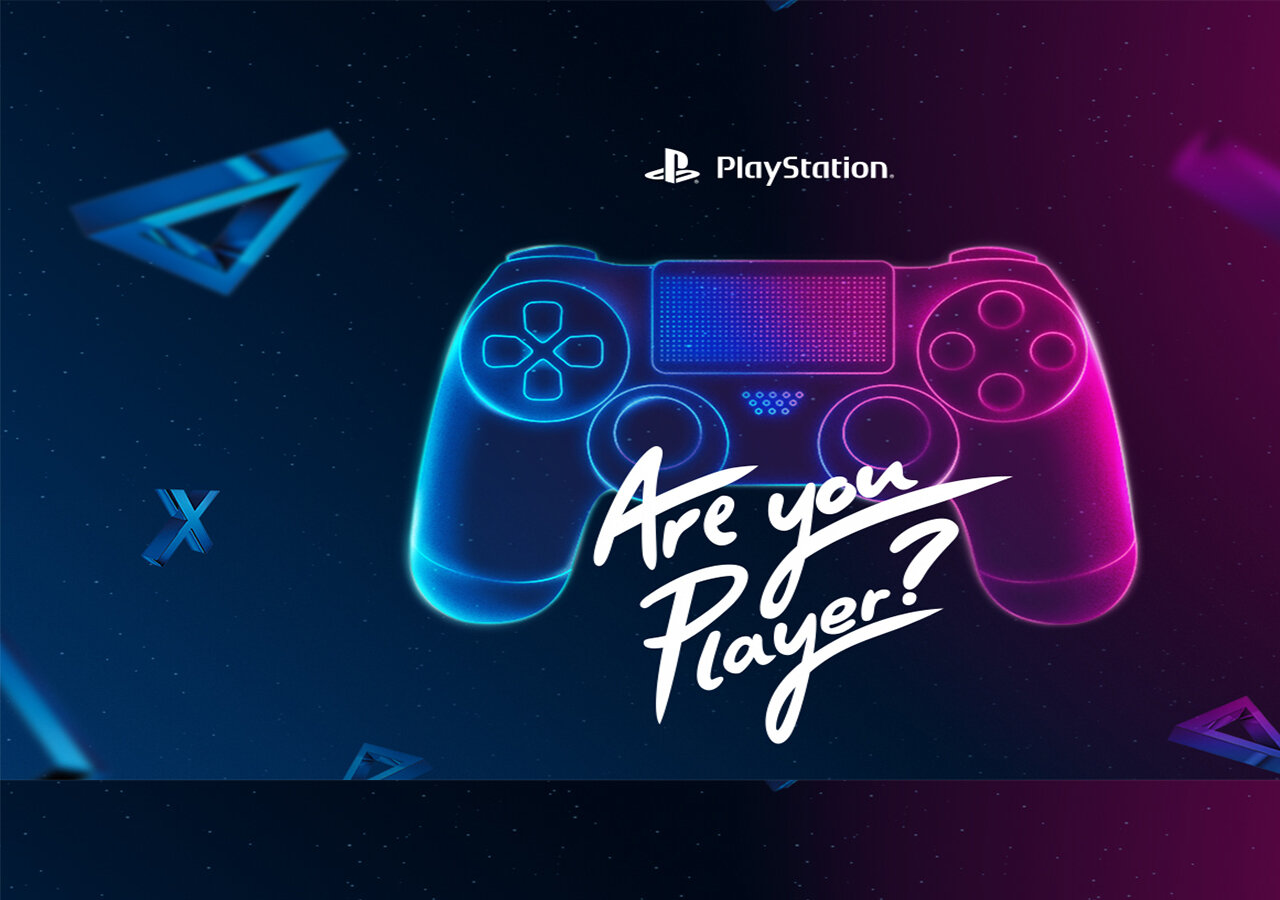
<file: cache.html>
<html manifest="900kme.cache">
<head>
<title>Kameleon PS4 900FW Jailbreak V4.6</title>
<link rel="shortcut icon" href="favicon.ico"></link>
<style>
body{background-image: url("bg.jpg");
color:white;font-size:20px;text-align:center;margin:0;overflow:hidden;}
.info{overflow: hidden;position: fixed;position: absolute;top: 45%;left: 50%;font-size: 25px;font-family: sans-serif;color: #b8b8b8;transform: translate(-50%, -50%);}
</style>
<script>
history.replaceState(null,null,'index.html');var histlength=history.length;history.go(-histlength);
function DLProgress(e){Percent=(Math.round(e.loaded / e.total * 100));msgs.innerHTML="Installing Offline Cache ... " + Percent + "%"};
function DisplayCacheProgress(){
setTimeout(function(){msgs.innerHTML="Cache Installed Successfully";},2000);
setTimeout(function(){location.reload();},3000);
}
window.applicationCache.addEventListener("progress",DLProgress,false);window.applicationCache.oncached=function(e){DisplayCacheProgress();};window.applicationCache.onupdateready=function(e){DisplayCacheProgress();};
</script>
</head>
<body style=overflow:hidden>
<div id=msgs class=info style='-webkit-font-feature-settings:"tnum";font-feature-settings:"tnum";'></div>
</body>
</html>
</file>
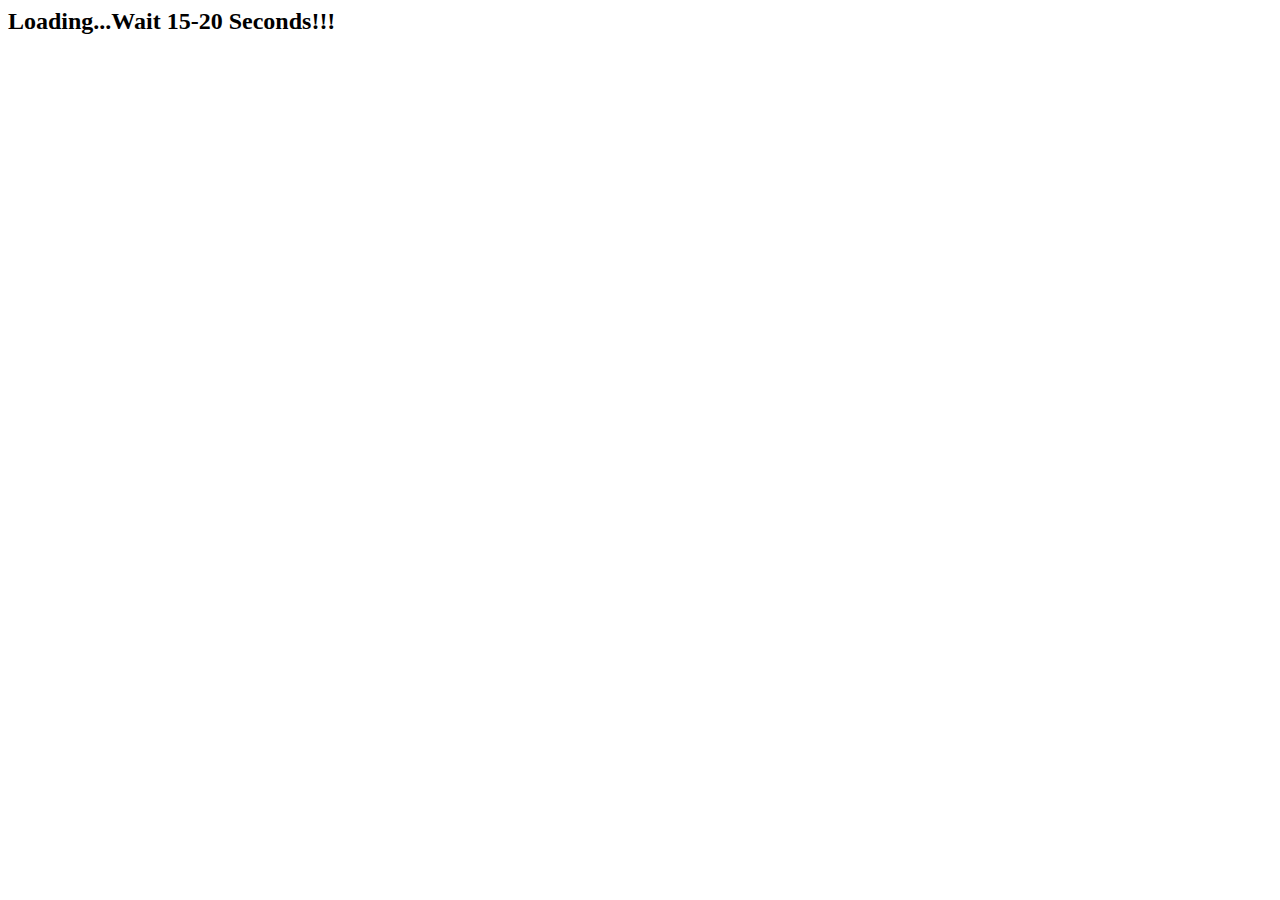
<file: payloads/900.html>
<html>
<body>
<h2>Loading...Wait 15-20 Seconds!!!</h2>
<!-- preload necessary fonts before exploit -->
<div style="opacity: 0">
<p><i>Italic text</i></p>
<table>
<tr>
<th>H1</th>
<th>H2</th>
<th>H3</th>
</tr>
<tr>
<td>text</td>
<td><input value="text"/></td>
<td><button>text</button></td>
</tr>
</table>
</div>
<script>
function loadScript(path)
{
    var xhr = new XMLHttpRequest(path);
    xhr.open("GET", path, false);
    xhr.send('');
    return xhr.responseText;
}

setTimeout(function(){
eval.call(window, loadScript('netcat.js')
+loadScript('exploit.js')
+loadScript('malloc.js')
+loadScript('rop_sleirs.js')
+loadScript('syscalls.js')
+loadScript('syscalls2.js')
+loadScript('payload.js')
+loadScript('relocator.js')
+loadScript('frontend.js'));
document.getElementById('q').innerHTML = 'Some other text';
}, 50);
</script>
</body>
</html>
</file>
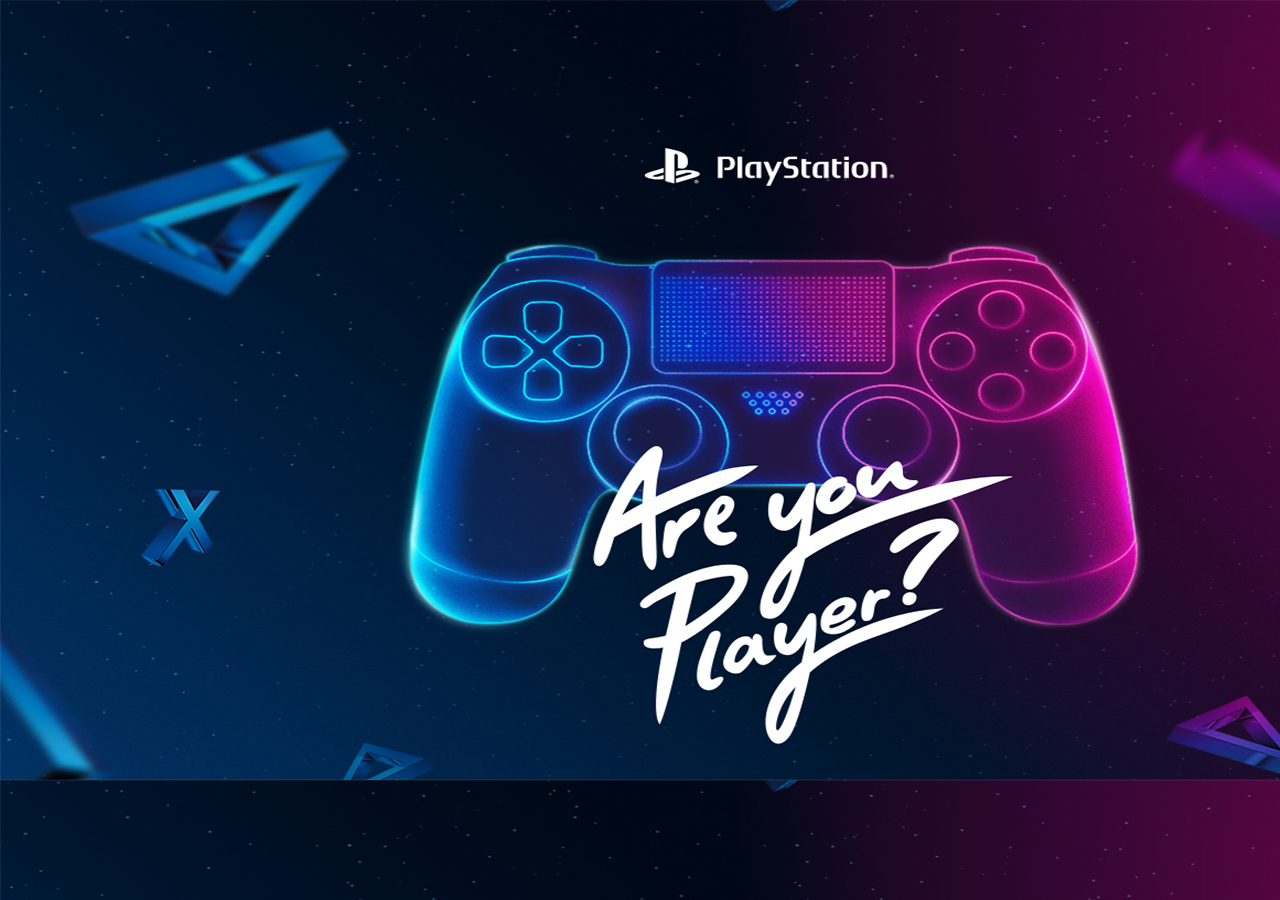
<file: payloads/cache.html>
<html manifest="900kmepl.cache">
<head>
<title>PS4 900FW Payloads (Manual Method) Offline</title>
<link rel="shortcut icon" href="favicon.ico"></link>
<style>
body{background-image: url("bg.jpg");
color:white;font-size:20px;text-align:center;margin:0;overflow:hidden;}
.info{overflow: hidden;position: fixed;position: absolute;top: 45%;left: 50%;font-size: 25px;font-family: sans-serif;color: #b8b8b8;transform: translate(-50%, -50%);}
</style>
<script>
history.replaceState(null,null,'index.html');var histlength=history.length;history.go(-histlength);
function DLProgress(e){Percent=(Math.round(e.loaded / e.total * 100));msgs.innerHTML="Installing Offline Cache ... " + Percent + "%"};
function DisplayCacheProgress(){
setTimeout(function(){msgs.innerHTML="Cache Installed Successfully";},2000);
setTimeout(function(){location.reload();},3000);
}
window.applicationCache.addEventListener("progress",DLProgress,false);window.applicationCache.oncached=function(e){DisplayCacheProgress();};window.applicationCache.onupdateready=function(e){DisplayCacheProgress();};
</script>
</head>
<body style=overflow:hidden>
<div id=msgs class=info style='-webkit-font-feature-settings:"tnum";font-feature-settings:"tnum";'></div>
</body>
</html>
</file>
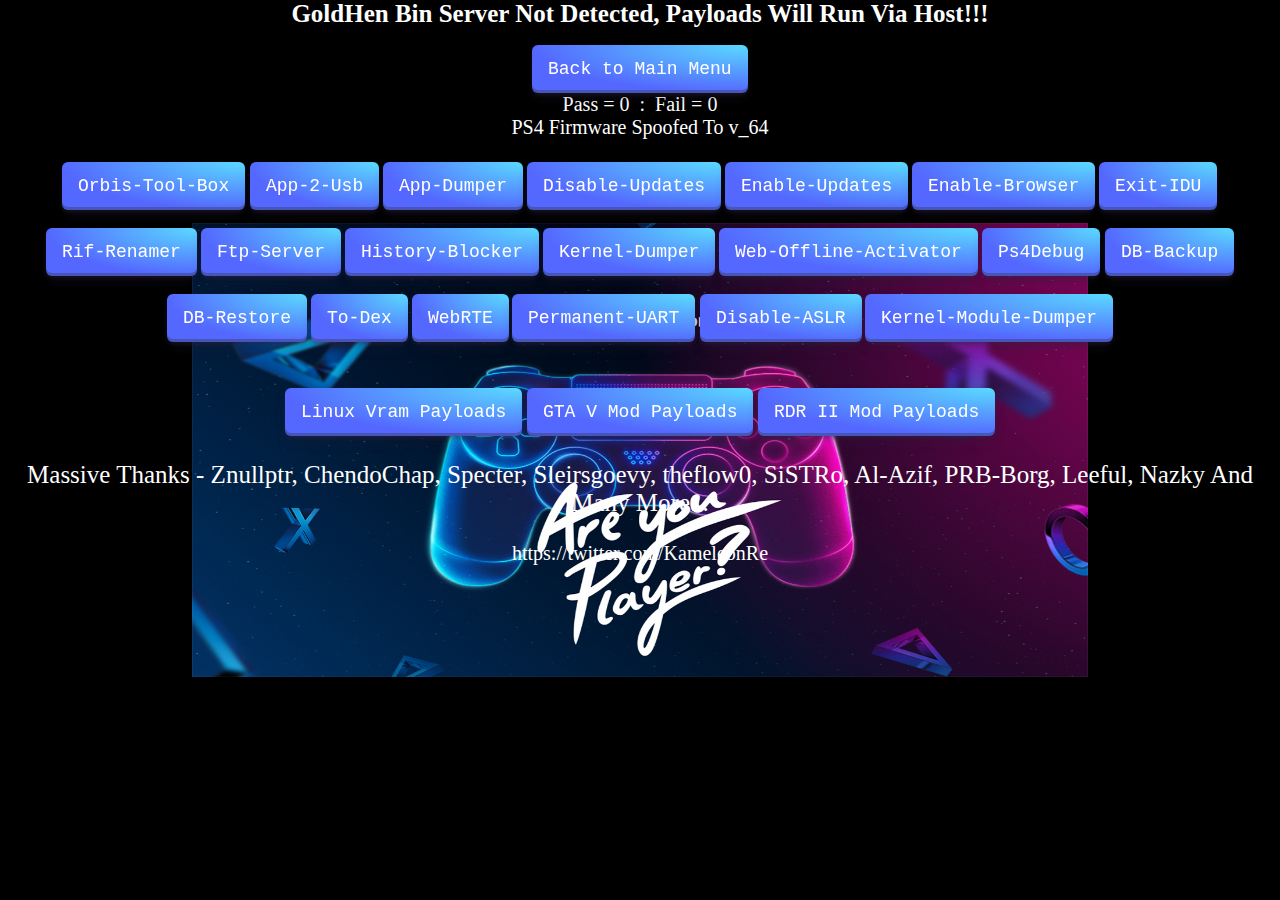
<file: payloads/index-online.html>
<html>
<head>
<title>PS4 900FW Payloads (Manual Method) Online</title>
<link rel="shortcut icon" href="favicon.ico"></link>
<link rel="stylesheet" href="btn.css">
<script type="text/javascript" src="index.js"></script>
<style>
body{background-image: url("bg.jpg");background-repeat: no-repeat;background-size:70%;background-position: center;background-color: black;
color:white;font-size:20px;text-align:center;margin:0;overflow:hidden;}
.info{overflow: hidden;position: fixed;position: absolute;top: 45%;left: 50%;font-size: 25px;font-family: sans-serif;color: #b8b8b8;transform: translate(-50%, -50%);}
.button{background-color: white;color: black;height: 5%;width: 13,7%;cursor: pointer;font-size: medium;}
</style>

<script>
function pldone() {
  msgs.innerHTML= LoadedMSG;
}

</script>

<script src="int64.js"></script>
<script src="rop.js"></script>
<script src="kexploit.js"></script>
<script src="webkit.js"></script>

</head>

<body onload="checkserverstatus();">
  <h1 id=msgs style='font-size:25px;text-align:center;color:white'>PS4 900FW Payloads (Manual Method) Online</h1>
  <button class="btnkme" onMouseOver="msgs.innerHTML='Back to Main Menu'"; onmouseout="msgs.innerHTML='PS4 900FW Payloads (Manual Method) Online'" onclick="load_mainmenu(); return false">Back to Main Menu</button>
  <div id=mymenu style="text-align:center">
    <div text-align= center>Pass = <span id=passCounter></span>&nbsp;&nbsp;:&nbsp;&nbsp;Fail = <span id=failCounter></span></div>
    <div style="width:100%;font-size:20px;color:white">
    PS4 Firmware <span id="PS4fw"></span></div>
    <br>
    <div id="pldmenu" style=font-size:16px>
    <button class="btnkme" onMouseOver="msgs.innerHTML='Orbis Tool Box v1190 - By OSM'"; onmouseout="msgs.innerHTML='PS4 900FW Payloads (Manual Method) Online'" onclick="load_orbistoolbox(); return false">Orbis-Tool-Box</button>
    <button class="btnkme" onMouseOver="msgs.innerHTML='App-2-Usb - Original Version By Stooged / 9.00 Port By Al Azif'"; onmouseout="msgs.innerHTML='PS4 900FW Payloads (Manual Method) Online'" onclick="load_app2usb(); return false">App-2-Usb</button>
    <button class="btnkme" onMouseOver="msgs.innerHTML='App Dumper Only v1.8 - Original Version By xVortex / 9.00 Port Al Azif'"; onmouseout="msgs.innerHTML='PS4 900FW Payloads (Manual Method) Online'" onclick="load_dumper(); return false">App-Dumper</button>
    <button class="btnkme" onMouseOver="msgs.innerHTML='Disable-Updates v1.0 - By Al Azif'"; onmouseout="msgs.innerHTML='PS4 900FW Payloads (Manual Method) Online'" onclick="load_disableupdates(); return false">Disable-Updates</button>
    <button class="btnkme" onMouseOver="msgs.innerHTML='Enable-Updates v1.0 - By Al Azif'"; onmouseout="msgs.innerHTML='PS4 900FW Payloads (Manual Method) Online'" onclick="load_enableupdates(); return false">Enable-Updates</button>
    <button class="btnkme" onMouseOver="msgs.innerHTML='Enable Browser / 9.00 Port Al Azif'"; onmouseout="msgs.innerHTML='PS4 900FW Payloads (Manual Method) Online'" onclick="load_enablebrowser(); return false">Enable-Browser</button>
    <button class="btnkme" onMouseOver="msgs.innerHTML='Exit IDU / 9.00 Port Al Azif'"; onmouseout="msgs.innerHTML='PS4 900FW Payloads (Manual Method) Online'" onclick="load_exitidu(); return false">Exit-IDU</button>
    <br><br>
    <button class="btnkme" onMouseOver="msgs.innerHTML='Rifrenamer / 9.00 Port Al Azif'"; onmouseout="msgs.innerHTML='PS4 900FW Payloads (Manual Method) Online'" onclick="load_rifrenamer(); return false">Rif-Renamer</button>
    <button class="btnkme" onMouseOver="msgs.innerHTML='Ftp v1.3 - Original Version By xVortex / 9.00 Port By Al Azif'"; onmouseout="msgs.innerHTML='PS4 900FW Payloads (Manual Method) Online'" onclick="load_ftp(); return false">Ftp-Server</button>
    <button class="btnkme" onMouseOver="msgs.innerHTML='History-Blocker - v2.0 Original Version By Stooged / 9.00 Port By Al Azif'"; onmouseout="msgs.innerHTML='PS4 900FW Payloads (Manual Method) Online'" onclick="load_historyblocker(); return false">History-Blocker</button>
    <button class="btnkme" onMouseOver="msgs.innerHTML='Kernel-Dumper - v1.0 Original Version By Eversion / 9.00 Port By Al Azif'"; onmouseout="msgs.innerHTML='PS4 900FW Payloads (Manual Method) Online'" onclick="load_kerneldumper(); return false">Kernel-Dumper</button>
    <button class="btnkme" onMouseOver="msgs.innerHTML='PSN Account Offline Web Activator - By Sleirsgoevy'"; onmouseout="msgs.innerHTML='PS4 900FW Payloads (Manual Method) Online'" onclick="load_webactivator(); return false">Web-Offline-Activator</button>
    <button class="btnkme" onMouseOver="msgs.innerHTML='Ps4Debug v1.1.14 - By CTN123'"; onmouseout="msgs.innerHTML='PS4 900FW Payloads (Manual Method) Online'" onclick="load_ps4debug(); return false">Ps4Debug</button>
    <button class="btnkme" onMouseOver="msgs.innerHTML='DB-Backup v1.0 - By Leeful / 9.00 Port By Al Azif'"; onmouseout="msgs.innerHTML='PS4 900FW Payloads (Manual Method) Online'" onclick="load_backup(); return false">DB-Backup</button>
    <br><br>
    <button class="btnkme" onMouseOver="msgs.innerHTML='DB-Restore v1.0 - By Leeful / 9.00 Port Al Azif'"; onmouseout="msgs.innerHTML='PS4 900FW Payloads (Manual Method) Online'" onclick="load_restore(); return false">DB-Restore</button>
    <button class="btnkme" onMouseOver="msgs.innerHTML='To-Dex v1.0 - By notzecoxao'"; onmouseout="msgs.innerHTML='PS4 900FW Payloads (Manual Method) Online'" onclick="load_todex(); return false">To-Dex</button>
    <button class="btnkme" onMouseOver="msgs.innerHTML='WebRTE v1.0 - By PS4 Trainer'"; onmouseout="msgs.innerHTML='PS4 900FW Payloads (Manual Method) Online'" onclick="load_webrte(); return false">WebRTE</button>
    <button class="btnkme" onMouseOver="msgs.innerHTML='Permanent UART - 9.00 Port By Al Azif'"; onmouseout="msgs.innerHTML='PS4 900FW Payloads (Manual Method) Online'" onclick="load_uart(); return false">Permanent-UART</button>
    <button class="btnkme" onMouseOver="msgs.innerHTML='Disable ASLR - 9.00 Port By Al Azif'"; onmouseout="msgs.innerHTML='PS4 900FW Payloads (Manual Method) Online'" onclick="load_disableaslr(); return false">Disable-ASLR</button>
    <button class="btnkme" onMouseOver="msgs.innerHTML='Kernel-Module Dumper -  9.00 Port By Al Azif'"; onmouseout="msgs.innerHTML='PS4 900FW Payloads (Manual Method) Online'" onclick="load_moduledumper(); return false">Kernel-Module-Dumper</button>
    </div>
    <br><br>
    <a id="linuxl" ><button class="btnkme" onMouseOver="msgs.innerHTML='Linux Vram Loaders Payloads'" ; onmouseout="msgs.innerHTML='PS4 900FW Payloads (Manual Method) Online'" type="button">Linux Vram Payloads</button></a>
    <div id="linuxlJ" style="display: none;">
      <button class="btnkme" onMouseOver="msgs.innerHTML='Linux Vram Loader 1GB - 9.00 Port By NazkyYT'"; onmouseout="msgs.innerHTML='PS4 900FW Payloads (Manual Method) Online'" onclick="load_Linux1gb(); return false">Linux 1GB Vram</button>
      <button class="btnkme" onMouseOver="msgs.innerHTML='Linux Vram Loader 2GB - 9.00 Port By NazkyYT'"; onmouseout="msgs.innerHTML='PS4 900FW Payloads (Manual Method) Online'" onclick="load_Linux2gb(); return false">Linux 2GB Vram</button>
      <button class="btnkme" onMouseOver="msgs.innerHTML='Linux Vram Loader 3GB - 9.00 Port By NazkyYT'"; onmouseout="msgs.innerHTML='PS4 900FW Payloads (Manual Method) Online'" onclick="load_Linux3gb(); return false">Linux 3GB Vram</button>
      <button class="btnkme" onMouseOver="msgs.innerHTML='Linux Vram Loader 4GB - 9.00 Port By NazkyYT'"; onmouseout="msgs.innerHTML='PS4 900FW Payloads (Manual Method) Online'" onclick="load_Linux4gb(); return false">Linux 4GB Vram</button>
      <button class="btnkme" onMouseOver="msgs.innerHTML='Linux Vram Loader 5GB - 9.00 Port By NazkyYT'"; onmouseout="msgs.innerHTML='PS4 900FW Payloads (Manual Method) Online'" onclick="load_Linux5gb(); return false">Linux 5GB Vram</button>
    </div>
    <a id="gtavl" ><button class="btnkme" onMouseOver="msgs.innerHTML='Grand Theft Auto V Mod Menu Payloads'" ; onmouseout="msgs.innerHTML='PS4 900FW Payloads (Manual Method) Online'" type="button">GTA V Mod Payloads</button></a>
    <div id="gtavlJ" style="display: none;">
      <button class="btnkme" onMouseOver="msgs.innerHTML='ArabicGuy For GTA V Update v1.00 - By RF0oDxM0Dz'"; onmouseout="msgs.innerHTML='PS4 900FW Payloads (Manual Method) Online'" onclick="load_gtavarabicguy100(); return false">ArabicGuy GTAV v1.00</button>
      <button class="btnkme" onMouseOver="msgs.innerHTML='ArabicGuy For GTA V Update v1.27 - By RF0oDxM0Dz'"; onmouseout="msgs.innerHTML='PS4 900FW Payloads (Manual Method) Online'" onclick="load_gtavarabicguy127(); return false">ArabicGuy GTAV v1.27</button>
      <button class="btnkme" onMouseOver="msgs.innerHTML='ArabicGuy For GTA V Update v1.32 - By RF0oDxM0Dz'"; onmouseout="msgs.innerHTML='PS4 900FW Payloads (Manual Method) Online'" onclick="load_gtavarabicguy132(); return false">ArabicGuy GTAV v1.32</button>
      <button class="btnkme" onMouseOver="msgs.innerHTML='ArabicGuy For GTA V Update v1.33 - By RF0oDxM0Dz'"; onmouseout="msgs.innerHTML='PS4 900FW Payloads (Manual Method) Online'" onclick="load_gtavarabicguy133(); return false">ArabicGuy GTAV v1.33</button>
      <br><br>
      <button class="btnkme" onMouseOver="msgs.innerHTML='BeefQueefMod For GTA V Update v1.33 - By GraFfiX'"; onmouseout="msgs.innerHTML='PS4 900FW Payloads (Manual Method) Online'" onclick="load_gtavbeefqueef133(); return false">BeefQueefMod GTAV v1.33</button>
      <button class="btnkme" onMouseOver="msgs.innerHTML='BeefQueefMod For GTA V Update v1.34 - By GraFfiX'"; onmouseout="msgs.innerHTML='PS4 900FW Payloads (Manual Method) Online'" onclick="load_gtavbeefqueef134(); return false">BeefQueefMod GTAV v1.34</button>
      <button class="btnkme" onMouseOver="msgs.innerHTML='BeefQueefMod For GTA V Update v1.38 - By GraFfiX'"; onmouseout="msgs.innerHTML='PS4 900FW Payloads (Manual Method) Online'" onclick="load_gtavbeefqueef138(); return false">BeefQueefMod GTAV v1.38</button>
      <br><br>
      <button class="btnkme" onMouseOver="msgs.innerHTML='WildeModz v1.2 For GTA V Update v1.32 - By Wilde Modz'"; onmouseout="msgs.innerHTML='PS4 900FW Payloads (Manual Method) Online'" onclick="load_gtavwildemodz132(); return false">WildeModz GTAV v1.32</button>
      <button class="btnkme" onMouseOver="msgs.innerHTML='WildeModz v1.2 For GTA V Update v1.33 - By Wilde Modz'"; onmouseout="msgs.innerHTML='PS4 900FW Payloads (Manual Method) Online'" onclick="load_gtavwildemodz133(); return false">WildeModz GTAV v1.33</button>
      <button class="btnkme" onMouseOver="msgs.innerHTML='WildeModz v1.4 For GTA V Update v1.38 - By Wilde Modz'"; onmouseout="msgs.innerHTML='PS4 900FW Payloads (Manual Method) Online'" onclick="load_gtavwildemodz138(); return false">WildeModz GTAV v1.38</button>
      <br><br>
      <button class="btnkme" onMouseOver="msgs.innerHTML='Expulsion Mod Menu v3.0 For GTA V Update v1.38 - By LushModz'"; onmouseout="msgs.innerHTML='PS4 900FW Payloads (Manual Method) Online'" onclick="load_gtavexpulsion138(); return false">Expulsion Mod v3.0 GTAV v1.38</button>
    </div>
    <a id="rdr2l" ><button class="btnkme" onMouseOver="msgs.innerHTML='Red Dead Redemption II Mod Menu Payloads'" ; onmouseout="msgs.innerHTML='PS4 900FW Payloads (Manual Method) Online'" type="button">RDR II Mod Payloads</button></a>
    <div id="rdr2lJ" style="display: none;">
      <button class="btnkme" onMouseOver="msgs.innerHTML='Red Dead Redemption II Mod v1.00 - Original Version By RF0oDxM0Dz'"; onmouseout="msgs.innerHTML='PS4 900FW Payloads (Manual Method) Online'" onclick="load_rdr2_100(); return false">RDR II Mod v1.00</button>
      <button class="btnkme" onMouseOver="msgs.innerHTML='Red Dead Redemption II Mod v1.13  - Original Version By RF0oDxM0Dz'"; onmouseout="msgs.innerHTML='PS4 900FW Payloads (Manual Method) Online'" onclick="load_rdr2_113(); return false">RDR II Mod v1.13</button>
      <button class="btnkme" onMouseOver="msgs.innerHTML='Red Dead Redemption II Mod v1.19  - Original Version By RF0oDxM0Dz'"; onmouseout="msgs.innerHTML='PS4 900FW Payloads (Manual Method) Online'" onclick="load_rdr2_119(); return false">RDR II Mod v1.19</button>
      <button class="btnkme" onMouseOver="msgs.innerHTML='Red Dead Redemption II Mod v1.24  - Original Version By RF0oDxM0Dz'"; onmouseout="msgs.innerHTML='PS4 900FW Payloads (Manual Method) Online'" onclick="load_rdr2_124(); return false">RDR II Mod v1.24</button>
      <button class="btnkme" onMouseOver="msgs.innerHTML='Red Dead Redemption II Mod v1.29  - Original Version By RF0oDxM0Dz'"; onmouseout="msgs.innerHTML='PS4 900FW Payloads (Manual Method) Online'" onclick="load_rdr2_129(); return false">RDR II Mod v1.29</button>
    </div>
    <div id="Backl" style="display: none;">
      <br>
      <br>
      <a ><button class="btnkme" onMouseOver="msgs.innerHTML='Go Back'" ; onmouseout="msgs.innerHTML='PS4 900FW Payloads (Manual Method) Online'" type="button">Back</button></a>
    </div>
    <br>
    <p style="text-align:center;font-size:25px;color:white">Massive Thanks - Znullptr, ChendoChap, Specter, Sleirsgoevy, theflow0, SiSTRo, Al-Azif, PRB-Borg, Leeful, Nazky And Many More...</p>
    <p style="text-align:center;font-size:20px;color:white">https://twitter.com/KameleonRe</p>
    </div>
    <script>
    var UA = navigator.userAgent.substring(navigator.userAgent.indexOf('5.0 (') + 19, navigator.userAgent.indexOf(') Apple')).replace("layStation 4/","");
    if (UA == "9.00"){PS4fw.innerHTML="v"+UA+" Detected"};if(UA != "9.00"){PS4fw.innerHTML="Spoofed To v"+UA};
    </script>
    <script>
    if (localStorage.passcount == null || localStorage.passcount == undefined) localStorage.passcount=0;
     if (localStorage.passCounter == null || localStorage.passCounter == undefined ){
      passCounter.innerHTML=localStorage.passcount;}
    if (localStorage.failcount == null || localStorage.failcount == undefined) localStorage.failcount=0;
     if (localStorage.failCounter == null || localStorage.failCounter == undefined ){
      failCounter.innerHTML=localStorage.failcount;}
</script>
    </script>

    <script> //Organize more the payloads menu Method By NazkyYT Modded By KameleonReloaded
      var GBl = document.getElementById("Backl");
      var plmenu = document.getElementById("pldmenu");
      var linuxl = document.getElementById("linuxl");
      var linuxlJ = document.getElementById("linuxlJ");
      var gtavl = document.getElementById("gtavl");
      var gtavlJ = document.getElementById("gtavlJ");
      var rdr2l = document.getElementById("rdr2l");
      var rdr2lJ = document.getElementById("rdr2lJ");
    
      linuxl.onclick = function() {
        plmenu.style.display = "none";
        linuxl.style.display = "none";
        gtavl.style.display = "none";
        rdr2l.style.display = "none";
        linuxlJ.style.display = "unset";
        GBl.style.display = "unset";
        
      }
      gtavl.onclick = function() {
        plmenu.style.display = "none";
        linuxl.style.display = "none";
        gtavl.style.display = "none";
        rdr2l.style.display = "none";
        gtavlJ.style.display = "unset";
        GBl.style.display = "unset";
        
      }
      rdr2l.onclick = function() {
        plmenu.style.display = "none";
        linuxl.style.display = "none";
        gtavl.style.display = "none";
        rdr2l.style.display = "none";
        rdr2lJ.style.display = "unset";
        GBl.style.display = "unset";
        
      }
      GBl.onclick = function() {
        plmenu.style.display = "unset";
        linuxl.style.display = "unset"
        gtavl.style.display = "unset"
        rdr2l.style.display = "unset"
        linuxlJ.style.display = "none";
        gtavlJ.style.display = "none";
        rdr2lJ.style.display = "none";
        GBl.style.display = "none";
      }
      
      
      </script>

<script>
var exec_type = "";

function load_mainmenu(){
msgs.innerHTML="<h1 style='font-size:25px;text-align:center;'>Going to Main Menu!!!</h1>";
var link = document.createElement('a');
document.body.appendChild(link);
link.href = '../index.html';
link.click();  
}

function load_webactivator(){
msgs.innerHTML="<h1 style='font-size:25px;text-align:center;'>Loading PSN Account Offline Web Activator. Please wait 20-30 seconds!!!</h1>";
var link = document.createElement('a');
document.body.appendChild(link);
link.href = '900.html';
link.click();
}

function load_orbistoolbox(){
msgs.innerHTML="<h1 style='font-size:25px;text-align:center;'>Loading Orbis Tool Box v1190. Please wait 20-30 seconds!!!</h1>";
LoadedMSG="Orbis Tool Box v1190 Loaded";
PLfile = "pl_OrbisToolbox.bin";

if (sessionStorage.plrunmethod == "sandboxesc")
{
loadPayloadData();
}
else if (sessionStorage.plrunmethod == "ghen20binserver")
{
LoadpaylodsGhen20(PLfile);
}
}

function load_disableupdates(){
msgs.innerHTML="<h1 style='font-size:25px;text-align:center;'>Loading Disable-Updates. Please wait 20-30 seconds!!!</h1>";
LoadedMSG="Disable-Updates Loaded";
PLfile = "pl_disableupdates.bin";

if (sessionStorage.plrunmethod == "sandboxesc")
{
loadPayloadData();
}
else if (sessionStorage.plrunmethod == "ghen20binserver")
{
LoadpaylodsGhen20(PLfile);
}
}

function load_enableupdates(){
msgs.innerHTML="<h1 style='font-size:25px;text-align:center;'>Loading Enable-Updates. Please wait 20-30 seconds!!!</h1>";
LoadedMSG="Enable-Updates Loaded";
PLfile = "pl_enableupdates.bin";
if (sessionStorage.plrunmethod == "sandboxesc")
{
loadPayloadData();
}
else if (sessionStorage.plrunmethod == "ghen20binserver")
{
LoadpaylodsGhen20(PLfile);
}
}

function load_backup(){
msgs.innerHTML="<h1 style='font-size:25px;text-align:center;'>Loading DB-Backup. Please wait 20-30 seconds!!!</h1>";
LoadedMSG="DB-Backup Loaded";
PLfile = "pl_backup.bin";
if (sessionStorage.plrunmethod == "sandboxesc")
{
loadPayloadData();
}
else if (sessionStorage.plrunmethod == "ghen20binserver")
{
LoadpaylodsGhen20(PLfile);
}
}

function load_app2usb(){
msgs.innerHTML="<h1 style='font-size:25px;text-align:center;'>Loading App-To-Usb. Please wait 20-30 seconds!!!</h1>";
LoadedMSG="App-To-Usb Loaded";
PLfile = "pl_app2usb.bin";
if (sessionStorage.plrunmethod == "sandboxesc")
{
loadPayloadData();
}
else if (sessionStorage.plrunmethod == "ghen20binserver")
{
LoadpaylodsGhen20(PLfile);
}
}

function load_dumper(){
msgs.innerHTML="<h1 style='font-size:25px;text-align:center;'>Loading App Dumper. Please wait 20-30 seconds!!!</h1>";
LoadedMSG="App Dumper Loaded";
PLfile = "pl_appdumper.bin";
if (sessionStorage.plrunmethod == "sandboxesc")
{
loadPayloadData();
}
else if (sessionStorage.plrunmethod == "ghen20binserver")
{
LoadpaylodsGhen20(PLfile);
}
}

function load_exitidu(){
msgs.innerHTML="<h1 style='font-size:25px;text-align:center;'>Loading Exitidu. Please wait 20-30 seconds!!!</h1>";
LoadedMSG="Exitidu Loaded";
PLfile = "pl_exitidu.bin";
if (sessionStorage.plrunmethod == "sandboxesc")
{
loadPayloadData();
}
else if (sessionStorage.plrunmethod == "ghen20binserver")
{
LoadpaylodsGhen20(PLfile);
}
}

function load_rifrenamer(){
msgs.innerHTML="<h1 style='font-size:25px;text-align:center;'>Loading Rifrenamer. Please wait 20-30 seconds!!!</h1>";
LoadedMSG="Rifrenamer Loaded";
PLfile = "pl_rifrenamer.bin";
if (sessionStorage.plrunmethod == "sandboxesc")
{
loadPayloadData();
}
else if (sessionStorage.plrunmethod == "ghen20binserver")
{
LoadpaylodsGhen20(PLfile);
}
}

function load_enablebrowser(){
msgs.innerHTML="<h1 style='font-size:25px;text-align:center;'>Loading Enable-Browser. Please wait 20-30 seconds!!!</h1>";
LoadedMSG="Enable-Browser Loaded";
PLfile = "pl_enablebrowser.bin";
if (sessionStorage.plrunmethod == "sandboxesc")
{
loadPayloadData();
}
else if (sessionStorage.plrunmethod == "ghen20binserver")
{
LoadpaylodsGhen20(PLfile);
}
}

function load_ftp(){
msgs.innerHTML="<h1 style='font-size:25px;text-align:center;'>Loading Ftp. Please wait 20-30 seconds!!!</h1>";
LoadedMSG="Ftp Loaded";
PLfile = "pl_ftp.bin";
if (sessionStorage.plrunmethod == "sandboxesc")
{
loadPayloadData();
}
else if (sessionStorage.plrunmethod == "ghen20binserver")
{
LoadpaylodsGhen20(PLfile);
}
}

function load_gtavarabicguy100(){
msgs.innerHTML="<h1 style='font-size:25px;text-align:center;'>Loading ArabicGuy 1.00. Please wait 20-30 seconds!!!</h1>";
LoadedMSG="ArabicGuy 1.00 Loaded";
PLfile = "pl_ArabicGuy100.bin";
if (sessionStorage.plrunmethod == "sandboxesc")
{
loadPayloadData();
}
else if (sessionStorage.plrunmethod == "ghen20binserver")
{
LoadpaylodsGhen20(PLfile);
}
}

function load_gtavarabicguy127(){
msgs.innerHTML="<h1 style='font-size:25px;text-align:center;'>Loading ArabicGuy 1.27. Please wait 20-30 seconds!!!</h1>";
LoadedMSG="ArabicGuy 1.27 Loaded";
PLfile = "pl_ArabicGuy127.bin";
if (sessionStorage.plrunmethod == "sandboxesc")
{
loadPayloadData();
}
else if (sessionStorage.plrunmethod == "ghen20binserver")
{
LoadpaylodsGhen20(PLfile);
}
}

function load_gtavarabicguy132(){
msgs.innerHTML="<h1 style='font-size:25px;text-align:center;'>Loading ArabicGuy 1.32. Please wait 20-30 seconds!!!</h1>";
LoadedMSG="ArabicGuy 1.32 Loaded";
PLfile = "pl_ArabicGuy132.bin";
if (sessionStorage.plrunmethod == "sandboxesc")
{
loadPayloadData();
}
else if (sessionStorage.plrunmethod == "ghen20binserver")
{
LoadpaylodsGhen20(PLfile);
}
}

function load_gtavarabicguy133(){
msgs.innerHTML="<h1 style='font-size:25px;text-align:center;'>Loading ArabicGuy 1.33. Please wait 20-30 seconds!!!</h1>";
LoadedMSG="ArabicGuy 1.33 Loaded";
PLfile = "pl_ArabicGuy133.bin";
if (sessionStorage.plrunmethod == "sandboxesc")
{
loadPayloadData();
}
else if (sessionStorage.plrunmethod == "ghen20binserver")
{
LoadpaylodsGhen20(PLfile);
}
}

function load_gtavbeefqueef133(){
msgs.innerHTML="<h1 style='font-size:25px;text-align:center;'>Loading BeefQueefMod 1.33. Please wait 20-30 seconds!!!</h1>";
LoadedMSG="BeefQueefMod 1.33 Loaded";
PLfile = "pl_BeefQueefMod133.bin";
if (sessionStorage.plrunmethod == "sandboxesc")
{
loadPayloadData();
}
else if (sessionStorage.plrunmethod == "ghen20binserver")
{
LoadpaylodsGhen20(PLfile);
}
}

function load_gtavbeefqueef134(){
msgs.innerHTML="<h1 style='font-size:25px;text-align:center;'>Loading BeefQueefMod 1.34. Please wait 20-30 seconds!!!</h1>";
LoadedMSG="BeefQueefMod 1.34 Loaded";
PLfile = "pl_BeefQueefMod134.bin";
if (sessionStorage.plrunmethod == "sandboxesc")
{
loadPayloadData();
}
else if (sessionStorage.plrunmethod == "ghen20binserver")
{
LoadpaylodsGhen20(PLfile);
}
}

function load_gtavbeefqueef138(){
msgs.innerHTML="<h1 style='font-size:25px;text-align:center;'>Loading BeefQueefMod 1.38 Thief-Edition. Please wait 20-30 seconds!!!</h1>";
LoadedMSG="BeefQueefMod 1.38 Thief-Edition Loaded";
PLfile = "pl_BeefQueefMod138.bin";
if (sessionStorage.plrunmethod == "sandboxesc")
{
loadPayloadData();
}
else if (sessionStorage.plrunmethod == "ghen20binserver")
{
LoadpaylodsGhen20(PLfile);
}
}

function load_gtavexpulsion138(){
msgs.innerHTML="<h1 style='font-size:25px;text-align:center;'>Loading Expulsion V2.0 Mod Menu For GTAV v1.38. Please wait 20-30 seconds!!!</h1>";
LoadedMSG="Expulsion V2.0 Mod Menu For GTAV v1.38 Loaded";
PLfile = "pl_LushModz10_138.bin";
if (sessionStorage.plrunmethod == "sandboxesc")
{
loadPayloadData();
}
else if (sessionStorage.plrunmethod == "ghen20binserver")
{
LoadpaylodsGhen20(PLfile);
}
}

function load_gtavwildemodz132(){
msgs.innerHTML="<h1 style='font-size:25px;text-align:center;'>Loading Wilde Modz 1.2 Menu For GTAV Update v1.32. Please wait 20-30 seconds!!!</h1>";
LoadedMSG="Wilde Modz 1.2 Menu For GTAV Update v1.32 Loaded";
PLfile = "pl_WildeModz_132.bin";
if (sessionStorage.plrunmethod == "sandboxesc")
{
loadPayloadData();
}
else if (sessionStorage.plrunmethod == "ghen20binserver")
{
LoadpaylodsGhen20(PLfile);
}
}

function load_gtavwildemodz133(){
msgs.innerHTML="<h1 style='font-size:25px;text-align:center;'>Loading Wilde Modz 1.2 Menu For GTAV Update v1.33. Please wait 20-30 seconds!!!</h1>";
LoadedMSG="Wilde Modz 1.2 Menu For GTAV Update v1.33 Loaded";
PLfile = "pl_WildeModz_133.bin";
if (sessionStorage.plrunmethod == "sandboxesc")
{
loadPayloadData();
}
else if (sessionStorage.plrunmethod == "ghen20binserver")
{
LoadpaylodsGhen20(PLfile);
}
}

function load_gtavwildemodz138(){
msgs.innerHTML="<h1 style='font-size:25px;text-align:center;'>Loading Wilde Modz 1.4 Menu For GTAV Update v1.38. Please wait 20-30 seconds!!!</h1>";
LoadedMSG="Wilde Modz 1.4 Menu For GTAV Update v1.38 Loaded";
PLfile = "pl_WildeModz_138.bin";
if (sessionStorage.plrunmethod == "sandboxesc")
{
loadPayloadData();
}
else if (sessionStorage.plrunmethod == "ghen20binserver")
{
LoadpaylodsGhen20(PLfile);
}
}

function load_rdr2_100(){
msgs.innerHTML="<h1 style='font-size:25px;text-align:center;'>Loading Read Dead Redemption II Mod v1.00. Please wait 20-30 seconds!!!</h1>";
LoadedMSG="Read Dead Redemption II Mod v1.00 Loaded";
PLfile = "pl_rdr2100.bin";
if (sessionStorage.plrunmethod == "sandboxesc")
{
loadPayloadData();
}
else if (sessionStorage.plrunmethod == "ghen20binserver")
{
LoadpaylodsGhen20(PLfile);
}
}

function load_rdr2_113(){
msgs.innerHTML="<h1 style='font-size:25px;text-align:center;'>Loading Read Dead Redemption II Mod v1.13. Please wait 20-30 seconds!!!</h1>";
LoadedMSG="Read Dead Redemption II Mod v1.13 Loaded";
PLfile = "pl_rdr2113.bin";
if (sessionStorage.plrunmethod == "sandboxesc")
{
loadPayloadData();
}
else if (sessionStorage.plrunmethod == "ghen20binserver")
{
LoadpaylodsGhen20(PLfile);
}
}

function load_rdr2_119(){
msgs.innerHTML="<h1 style='font-size:25px;text-align:center;'>Loading Read Dead Redemption II Mod v1.19. Please wait 20-30 seconds!!!</h1>";
LoadedMSG="Read Dead Redemption II Mod v1.19 Loaded";
PLfile = "pl_rdr2119.bin";
if (sessionStorage.plrunmethod == "sandboxesc")
{
loadPayloadData();
}
else if (sessionStorage.plrunmethod == "ghen20binserver")
{
LoadpaylodsGhen20(PLfile);
}
}

function load_rdr2_124(){
msgs.innerHTML="<h1 style='font-size:25px;text-align:center;'>Loading Read Dead Redemption II Mod v1.24. Please wait 20-30 seconds!!!</h1>";
LoadedMSG="Read Dead Redemption II Mod v1.24 Loaded";
PLfile = "pl_rdr2124.bin";
if (sessionStorage.plrunmethod == "sandboxesc")
{
loadPayloadData();
}
else if (sessionStorage.plrunmethod == "ghen20binserver")
{
LoadpaylodsGhen20(PLfile);
}
}

function load_rdr2_129(){
msgs.innerHTML="<h1 style='font-size:25px;text-align:center;'>Loading Read Dead Redemption II Mod v1.29. Please wait 20-30 seconds!!!</h1>";
LoadedMSG="Read Dead Redemption II Mod v1.29 Loaded";
PLfile = "pl_rdr2129.bin";
if (sessionStorage.plrunmethod == "sandboxesc")
{
loadPayloadData();
}
else if (sessionStorage.plrunmethod == "ghen20binserver")
{
LoadpaylodsGhen20(PLfile);
}
}

function load_historyblocker(){
msgs.innerHTML="<h1 style='font-size:25px;text-align:center;'>Loading History-Blocker. Please wait 20-30 seconds!!!</h1>";
LoadedMSG="History-Blocker Loaded";
PLfile = "pl_historyblocker.bin";
if (sessionStorage.plrunmethod == "sandboxesc")
{
loadPayloadData();
}
else if (sessionStorage.plrunmethod == "ghen20binserver")
{
LoadpaylodsGhen20(PLfile);
}
}

function load_kerneldumper(){
msgs.innerHTML="<h1 style='font-size:25px;text-align:center;'>Loading Kernel-Dumper. Please wait 20-30 seconds!!!</h1>";
LoadedMSG="Kernel-Dumper Loaded";
PLfile = "pl_kerneldumper.bin";
if (sessionStorage.plrunmethod == "sandboxesc")
{
loadPayloadData();
}
else if (sessionStorage.plrunmethod == "ghen20binserver")
{
LoadpaylodsGhen20(PLfile);
}
}

function load_moduledumper(){
msgs.innerHTML="<h1 style='font-size:25px;text-align:center;'>Loading Kernel Module-Dumper. Please wait 20-30 seconds!!!</h1>";
LoadedMSG="Kernel Module-Dumper Loaded";
PLfile = "pl_moduledumper.bin";
if (sessionStorage.plrunmethod == "sandboxesc")
{
loadPayloadData();
}
else if (sessionStorage.plrunmethod == "ghen20binserver")
{
LoadpaylodsGhen20(PLfile);
}
}

function load_uart(){
msgs.innerHTML="<h1 style='font-size:25px;text-align:center;'>Loading Permanent UART. Please wait 20-30 seconds!!!</h1>";
LoadedMSG="Permanent UART Loaded";
PLfile = "pl_permanentuart.bin";
if (sessionStorage.plrunmethod == "sandboxesc")
{
loadPayloadData();
}
else if (sessionStorage.plrunmethod == "ghen20binserver")
{
LoadpaylodsGhen20(PLfile);
}
}

function load_Linux1gb(){
msgs.innerHTML="<h1 style='font-size:25px;text-align:center;'>Loading Linux 1gb. Please wait 20-30 seconds!!!</h1>";
LoadedMSG="Linux 1gb Loaded";
if (sessionStorage.plrunmethod == "sandboxesc")
{
PLfile = "pl_LinuxLoader.js";
loadPayloadDataSleirsauto(PLfile);
}
else if (sessionStorage.plrunmethod == "ghen20binserver")
{
PLfile = "pl_LinuxLoader.bin";
LoadpaylodsGhen20(PLfile);
}
}

function load_Linux2gb(){
msgs.innerHTML="<h1 style='font-size:25px;text-align:center;'>Loading Linux 2gb. Please wait 20-30 seconds!!!</h1>";
LoadedMSG="Linux 2gb Loaded";
if (sessionStorage.plrunmethod == "sandboxesc")
{
PLfile = "pl_LinuxLoader2gb.js";
loadPayloadDataSleirsauto(PLfile);
}
else if (sessionStorage.plrunmethod == "ghen20binserver")
{
PLfile = "pl_LinuxLoader2gb.bin";
LoadpaylodsGhen20(PLfile);
}
}

function load_Linux3gb(){
msgs.innerHTML="<h1 style='font-size:25px;text-align:center;'>Loading Linux 3gb. Please wait 20-30 seconds!!!</h1>";
LoadedMSG="Linux 3gb Loaded";
if (sessionStorage.plrunmethod == "sandboxesc")
{
PLfile = "pl_LinuxLoader3gb.js";
loadPayloadDataSleirsauto(PLfile);
}
else if (sessionStorage.plrunmethod == "ghen20binserver")
{
PLfile = "pl_LinuxLoader3gb.bin";
LoadpaylodsGhen20(PLfile);
}
}

function load_Linux4gb(){
msgs.innerHTML="<h1 style='font-size:25px;text-align:center;'>Loading Linux 4gb. Please wait 20-30 seconds!!!</h1>";
LoadedMSG="Linux 4gb Loaded";
if (sessionStorage.plrunmethod == "sandboxesc")
{
PLfile = "pl_LinuxLoader4gb.js";
loadPayloadDataSleirsauto(PLfile);
}
else if (sessionStorage.plrunmethod == "ghen20binserver")
{
PLfile = "pl_LinuxLoader4gb.bin";
LoadpaylodsGhen20(PLfile);
}
}

function load_Linux5gb(){
msgs.innerHTML="<h1 style='font-size:25px;text-align:center;'>Loading Linux 5gb. Please wait 20-30 seconds!!!</h1>";
LoadedMSG="Linux 5gb Loaded";
if (sessionStorage.plrunmethod == "sandboxesc")
{
PLfile = "pl_LinuxLoader5gb.js";
loadPayloadDataSleirsauto(PLfile);
}
else if (sessionStorage.plrunmethod == "ghen20binserver")
{
PLfile = "pl_LinuxLoader5gb.bin";
LoadpaylodsGhen20(PLfile);
}
}

function load_ps4debug(){
msgs.innerHTML="<h1 style='font-size:25px;text-align:center;'>Loading CTN Ps4Debug v1.1.14. Please wait 20-30 seconds!!!</h1>";
LoadedMSG="CTN Ps4Debug v1.1.14 Loaded";
PLfile = "pl_ps4debug.bin";
if (sessionStorage.plrunmethod == "sandboxesc")
{
loadPayloadData();
}
else if (sessionStorage.plrunmethod == "ghen20binserver")
{
LoadpaylodsGhen20(PLfile);
}
}

function load_restore(){
msgs.innerHTML="<h1 style='font-size:25px;text-align:center;'>Loading DB-Restore. Please wait 20-30 seconds!!!</h1>";
LoadedMSG="DB-Restore Loaded";
PLfile = "pl_restore.bin";
if (sessionStorage.plrunmethod == "sandboxesc")
{
loadPayloadData();
}
else if (sessionStorage.plrunmethod == "ghen20binserver")
{
LoadpaylodsGhen20(PLfile);
}
}

function load_todex(){
msgs.innerHTML="<h1 style='font-size:25px;text-align:center;'>Loading Enable-Dex. Please wait 20-30 seconds!!!</h1>";
LoadedMSG="ToDex Loaded";
PLfile = "pl_todex.bin";
if (sessionStorage.plrunmethod == "sandboxesc")
{
loadPayloadData();
}
else if (sessionStorage.plrunmethod == "ghen20binserver")
{
LoadpaylodsGhen20(PLfile);
}
}

function load_webrte(){
msgs.innerHTML="<h1 style='font-size:25px;text-align:center;'>Loading WebRTE. Please wait 20-30 seconds!!!</h1>";
LoadedMSG="WebRTE Loaded";
PLfile = "pl_webrte.bin";
if (sessionStorage.plrunmethod == "sandboxesc")
{
loadPayloadData();
}
else if (sessionStorage.plrunmethod == "ghen20binserver")
{
LoadpaylodsGhen20(PLfile);
}
}

function load_disableaslr(){
msgs.innerHTML="<h1 style='font-size:25px;text-align:center;'>Loading Disable-ASLR. Please wait 20-30 seconds!!!</h1>";
LoadedMSG="Disable-ASLR Loaded";
PLfile = "pl_disableaslr.bin";
if (sessionStorage.plrunmethod == "sandboxesc")
{
loadPayloadData();
}
else if (sessionStorage.plrunmethod == "ghen20binserver")
{
LoadpaylodsGhen20(PLfile);
}
}
</script>
    
</body>
</html>
</file>
<file: btn.css>
/* CSS */
.btnkme {
  align-items: center;
  appearance: none;
  background-image: radial-gradient(100% 100% at 100% 0, #5adaff 0, #5468ff 100%);
  border: 0;
  border-radius: 6px;
  box-shadow: rgba(45, 35, 66, .4) 0 2px 4px,rgba(45, 35, 66, .3) 0 7px 13px -3px,rgba(58, 65, 111, .5) 0 -3px 0 inset;
  box-sizing: border-box;
  color: #fff;
  cursor: pointer;
  display: inline-flex;
  font-family: 'Courier New', Courier, monospace;
  height: 48px;
  justify-content: center;
  line-height: 1;
  list-style: none;
  overflow: hidden;
  padding-left: 16px;
  padding-right: 16px;
  position: relative;
  text-align: left;
  text-decoration: none;
  transition: box-shadow .15s,transform .15s;
  user-select: none;
  -webkit-user-select: none;
  touch-action: manipulation;
  white-space: nowrap;
  will-change: box-shadow,transform;
  font-size: 18px;
}

.btnkme:focus {
  box-shadow: #3c4fe0 0 0 0 1.5px inset, rgba(45, 35, 66, .4) 0 2px 4px, rgba(45, 35, 66, .3) 0 7px 13px -3px, #3c4fe0 0 -3px 0 inset;
}

.btnkme:hover {
  box-shadow: rgba(45, 35, 66, .4) 0 4px 8px, rgba(45, 35, 66, .3) 0 7px 13px -3px, #3c4fe0 0 -3px 0 inset;
  transform: translateY(-2px);
}

.btnkme:active {
  box-shadow: #3c4fe0 0 3px 7px inset;
  transform: translateY(2px);
}
</file>
<file: btn2.css>
/* CSS */
.btnkme1 {
  align-items: center;
  appearance: none;
  background-image: radial-gradient(100% 100% at 100% 0, #3090C7 50%, #1F45FC 100%);
  border: 0;
  border-radius: 6px;
  box-shadow: rgba(45, 35, 66, .4) 0 2px 4px,rgba(45, 35, 66, .3) 0 7px 13px -3px,rgba(58, 65, 111, .5) 0 -3px 0 inset;
  box-sizing: border-box;
  color: #fff;
  cursor: pointer;
  display: inline-flex;
  font-family: 'Courier New', Courier, monospace;
  height: 48px;
  justify-content: center;
  line-height: 1;
  list-style: none;
  overflow: hidden;
  padding-left: 16px;
  padding-right: 16px;
  position: relative;
  text-align: left;
  text-decoration: none;
  transition: box-shadow .15s,transform .15s;
  user-select: none;
  -webkit-user-select: none;
  touch-action: manipulation;
  white-space: nowrap;
  will-change: box-shadow,transform;
  font-size: 18px;
}

.btnkme1:focus {
  box-shadow: #3c4fe0 0 0 0 1.5px inset, rgba(45, 35, 66, .4) 0 2px 4px, rgba(45, 35, 66, .3) 0 7px 13px -3px, #3c4fe0 0 -3px 0 inset;
}

.btnkme1:hover {
  box-shadow: rgba(45, 35, 66, .4) 0 4px 8px, rgba(45, 35, 66, .3) 0 7px 13px -3px, #3c4fe0 0 -3px 0 inset;
  transform: translateY(-2px);
}

.btnkme1:active {
  box-shadow: #3c4fe0 0 3px 7px inset;
  transform: translateY(2px);
}
</file>
<file: payloads/btn.css>
/* CSS */
.btnkme {
  align-items: center;
  appearance: none;
  background-image: radial-gradient(100% 100% at 100% 0, #5adaff 0, #5468ff 100%);
  border: 0;
  border-radius: 6px;
  box-shadow: rgba(45, 35, 66, .4) 0 2px 4px,rgba(45, 35, 66, .3) 0 7px 13px -3px,rgba(58, 65, 111, .5) 0 -3px 0 inset;
  box-sizing: border-box;
  color: #fff;
  cursor: pointer;
  display: inline-flex;
  font-family: 'Courier New', Courier, monospace;
  height: 48px;
  justify-content: center;
  line-height: 1;
  list-style: none;
  overflow: hidden;
  padding-left: 16px;
  padding-right: 16px;
  position: relative;
  text-align: left;
  text-decoration: none;
  transition: box-shadow .15s,transform .15s;
  user-select: none;
  -webkit-user-select: none;
  touch-action: manipulation;
  white-space: nowrap;
  will-change: box-shadow,transform;
  font-size: 18px;
}

.btnkme:focus {
  box-shadow: #3c4fe0 0 0 0 1.5px inset, rgba(45, 35, 66, .4) 0 2px 4px, rgba(45, 35, 66, .3) 0 7px 13px -3px, #3c4fe0 0 -3px 0 inset;
}

.btnkme:hover {
  box-shadow: rgba(45, 35, 66, .4) 0 4px 8px, rgba(45, 35, 66, .3) 0 7px 13px -3px, #3c4fe0 0 -3px 0 inset;
  transform: translateY(-2px);
}

.btnkme:active {
  box-shadow: #3c4fe0 0 3px 7px inset;
  transform: translateY(2px);
}
</file>
